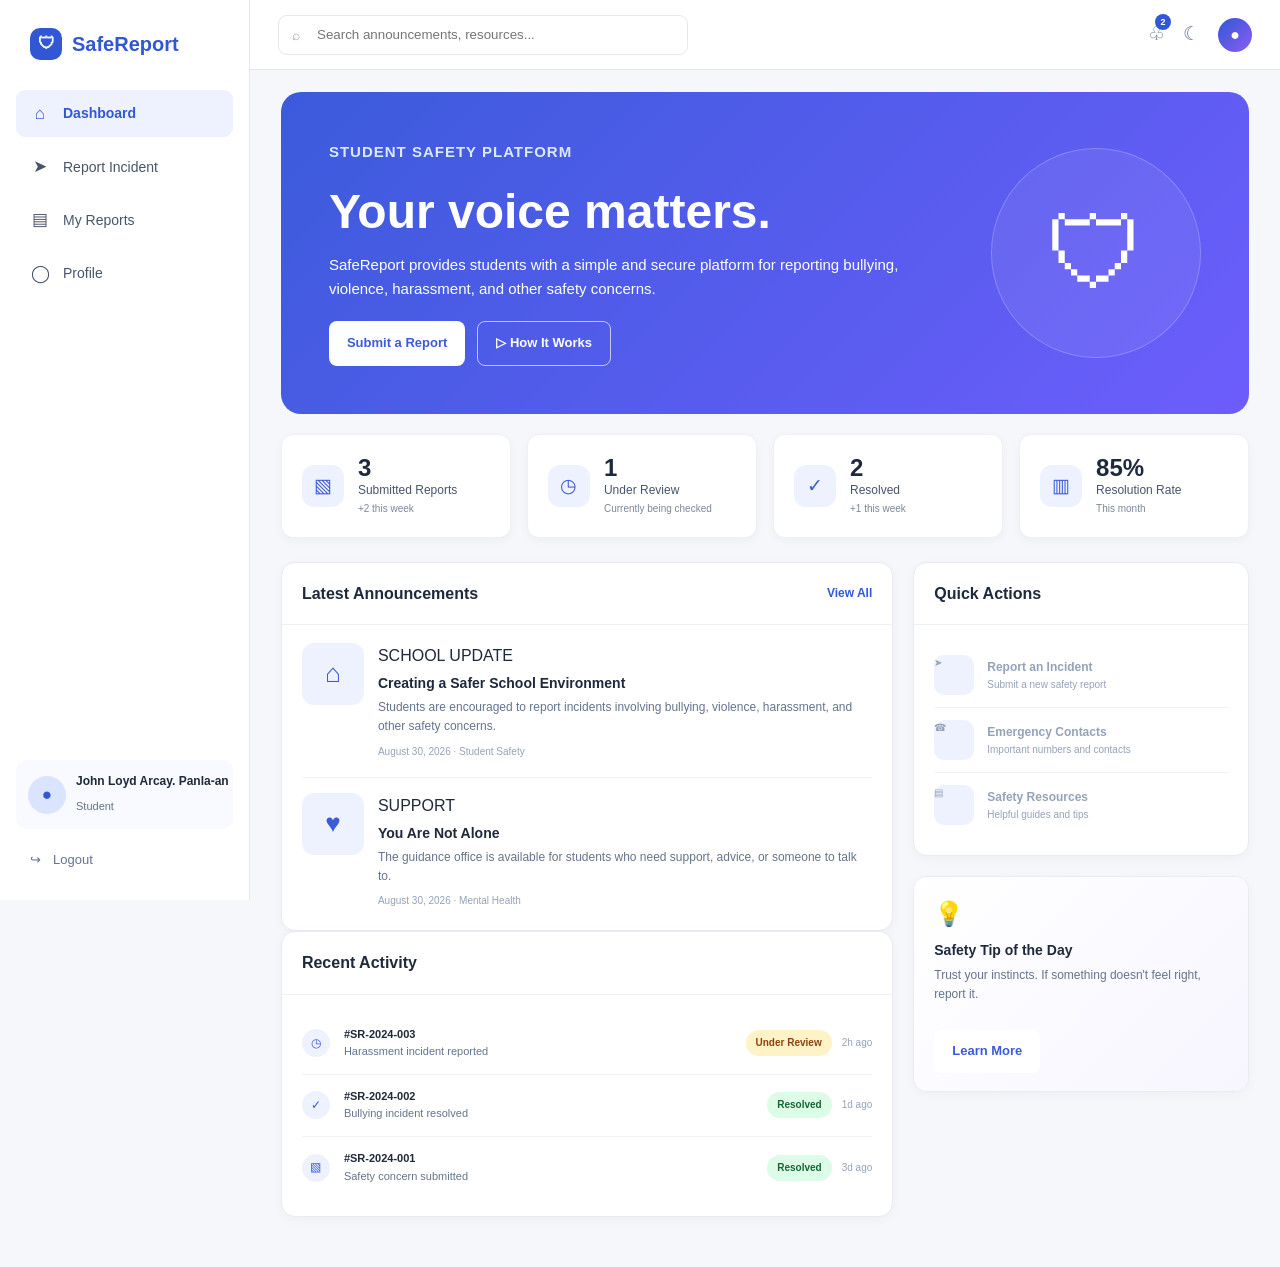
<file: index.html>
<!DOCTYPE html>
<html lang="en">
<head>
    <meta charset="UTF-8">
    <meta name="viewport" content="width=device-width, initial-scale=1.0">
    <title>SafeReport | Dashboard</title>
    <link rel="stylesheet" href="css/home.css">
</head>
<body>
<div class="app">
    <aside class="sidebar">
        <a class="sidebar-brand" href="index.html">
            <span class="shield">🛡</span> SafeReport
        </a>

        <nav>
            <a class="active" href="index.html"><span class="side-icon">⌂</span>Dashboard</a>
            <a href="report.html"><span class="side-icon">➤</span>Report Incident</a>
            <a href="myreports.html"><span class="side-icon">▤</span>My Reports</a>
            <a href="profile.html"><span class="side-icon">◯</span>Profile</a>
        </nav>

        <div class="sidebar-bottom">
            <div class="profile-mini">
                <div class="avatar">●</div>
                <div>
                    <strong>John Loyd Arcay. Panla-an</strong>
                    <small>Student</small>
                </div>
            </div>
            <a class="logout" href="login.html"><span>↪</span> Logout</a>
        </div>
    </aside>

    <main>
        <header class="header">
            <div class="search-box">
                <span>⌕</span>
                <input type="search" placeholder="Search announcements, resources...">
            </div>
            <div class="header-actions">
                <span class="header-action">♧<span class="notification-dot">2</span></span>
                <span class="header-action">☾</span>
                <span class="header-avatar">●</span>
            </div>
        </header>

        <div class="content">
            <section class="hero">
                <div class="hero-text">
                    <p class="small-title">STUDENT SAFETY PLATFORM</p>
                    <h1>Your voice matters.</h1>
                    <p>SafeReport provides students with a simple and secure platform for reporting bullying, violence, harassment, and other safety concerns.</p>
                    <div class="hero-buttons">
                        <a class="primary-button" href="report.html">Submit a Report</a>
                        <a class="secondary-button" href="#how-it-works">▷ How It Works</a>
                    </div>
                </div>
                <div class="hero-icon">🛡</div>
            </section>

            <section class="stats">
                <div class="stat-box">
                    <div class="stat-icon">▧</div>
                    <div><h2>3</h2><p>Submitted Reports</p><small class="positive">+2 this week</small></div>
                </div>
                <div class="stat-box">
                    <div class="stat-icon">◷</div>
                    <div><h2>1</h2><p>Under Review</p><small>Currently being checked</small></div>
                </div>
                <div class="stat-box">
                    <div class="stat-icon">✓</div>
                    <div><h2>2</h2><p>Resolved</p><small class="positive">+1 this week</small></div>
                </div>
                <div class="stat-box">
                    <div class="stat-icon">▥</div>
                    <div><h2>85%</h2><p>Resolution Rate</p><small>This month</small></div>
                </div>
            </section>

            <div class="dashboard-grid">
                <div>
                    <section class="panel section">
                        <div class="panel-heading">
                            <h2>Latest Announcements</h2>
                            <a href="#">View All</a>
                        </div>
                        <div class="panel-body">
                            <article class="announcement">
                                <div class="announcement-icon">⌂</div>
                                <div>
                                    <span class="tag">SCHOOL UPDATE</span>
                                    <h3>Creating a Safer School Environment</h3>
                                    <p>Students are encouraged to report incidents involving bullying, violence, harassment, and other safety concerns.</p>
                                    <small>August 30, 2026 · Student Safety</small>
                                </div>
                            </article>
                            <article class="announcement">
                                <div class="announcement-icon">♥</div>
                                <div>
                                    <span class="tag">SUPPORT</span>
                                    <h3>You Are Not Alone</h3>
                                    <p>The guidance office is available for students who need support, advice, or someone to talk to.</p>
                                    <small>August 30, 2026 · Mental Health</small>
                                </div>
                            </article>
                        </div>
                    </section>

                    <section class="panel section">
                        <div class="panel-heading"><h2>Recent Activity</h2></div>
                        <div class="panel-body activity-list">
                            <article class="activity">
                                <div class="activity-icon">◷</div>
                                <div><strong>#SR-2024-003</strong><p>Harassment incident reported</p></div>
                                <span class="status reviewing">Under Review</span>
                                <time>2h ago</time>
                            </article>
                            <article class="activity">
                                <div class="activity-icon">✓</div>
                                <div><strong>#SR-2024-002</strong><p>Bullying incident resolved</p></div>
                                <span class="status resolved">Resolved</span>
                                <time>1d ago</time>
                            </article>
                            <article class="activity">
                                <div class="activity-icon">▧</div>
                                <div><strong>#SR-2024-001</strong><p>Safety concern submitted</p></div>
                                <span class="status resolved">Resolved</span>
                                <time>3d ago</time>
                            </article>
                        </div>
                    </section>
                </div>

                <div>
                    <section class="panel section">
                        <div class="panel-heading"><h2>Quick Actions</h2></div>
                        <div class="panel-body">
                            <a class="quick-action" href="report.html">
                                <span class="quick-icon">➤</span>
                                <span><strong>Report an Incident</strong><span>Submit a new safety report</span></span>
                            </a>
                            <a class="quick-action" href="#">
                                <span class="quick-icon">☎</span>
                                <span><strong>Emergency Contacts</strong><span>Important numbers and contacts</span></span>
                            </a>
                            <a class="quick-action" href="#">
                                <span class="quick-icon">▤</span>
                                <span><strong>Safety Resources</strong><span>Helpful guides and tips</span></span>
                            </a>
                        </div>
                    </section>

                    <section class="panel tip">
                        <div class="panel-body">
                            <span class="tip-icon">💡</span>
                            <h3>Safety Tip of the Day</h3>
                            <p>Trust your instincts. If something doesn't feel right, report it.</p>
                            <br>
                            <a class="primary-button blue-button" href="#">Learn More</a>
                        </div>
                    </section>
                </div>
            </div>
        </div>
    </main>
</div>
</body>
</html>
</file>
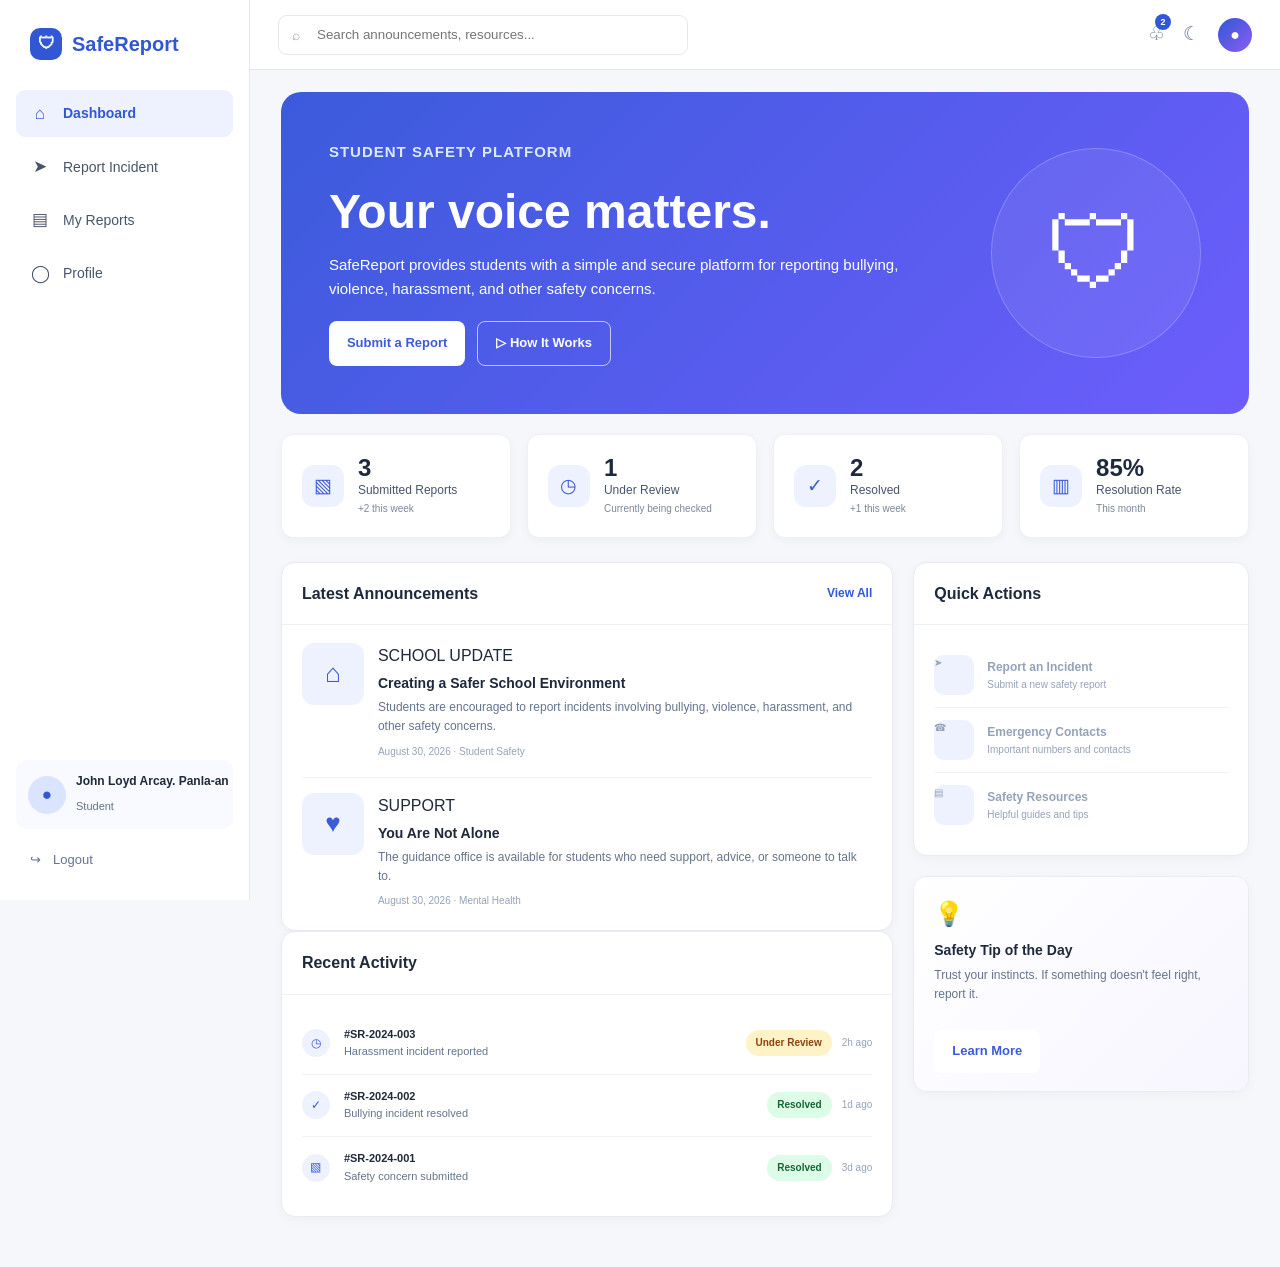
<file: html/index.html>
<!DOCTYPE html>
<html lang="en">
<head>
    <meta charset="UTF-8">
    <meta name="viewport" content="width=device-width, initial-scale=1.0">
    <title>SafeReport | Dashboard</title>
    <link rel="stylesheet" href="../css/home.css">
</head>
<body>
<div class="app">
    <aside class="sidebar">
        <a class="sidebar-brand" href="home.html">
            <span class="shield">🛡</span> SafeReport
        </a>

        <nav>
            <a class="active" href="home.html"><span class="side-icon">⌂</span>Dashboard</a>
            <a href="report.html"><span class="side-icon">➤</span>Report Incident</a>
            <a href="myreports.html"><span class="side-icon">▤</span>My Reports</a>
            <a href="profile.html"><span class="side-icon">◯</span>Profile</a>
        </nav>

        <div class="sidebar-bottom">
            <div class="profile-mini">
                <div class="avatar">●</div>
                <div>
                    <strong>John Loyd Arcay. Panla-an</strong>
                    <small>Student</small>
                </div>
            </div>
            <a class="logout" href="index.html"><span>↪</span> Logout</a>
        </div>
    </aside>

    <main>
        <header class="header">
            <div class="search-box">
                <span>⌕</span>
                <input type="search" placeholder="Search announcements, resources...">
            </div>
            <div class="header-actions">
                <span class="header-action">♧<span class="notification-dot">2</span></span>
                <span class="header-action">☾</span>
                <span class="header-avatar">●</span>
            </div>
        </header>

        <div class="content">
            <section class="hero">
                <div class="hero-text">
                    <p class="small-title">STUDENT SAFETY PLATFORM</p>
                    <h1>Your voice matters.</h1>
                    <p>SafeReport provides students with a simple and secure platform for reporting bullying, violence, harassment, and other safety concerns.</p>
                    <div class="hero-buttons">
                        <a class="primary-button" href="report.html">Submit a Report</a>
                        <a class="secondary-button" href="#how-it-works">▷ How It Works</a>
                    </div>
                </div>
                <div class="hero-icon">🛡</div>
            </section>

            <section class="stats">
                <div class="stat-box">
                    <div class="stat-icon">▧</div>
                    <div><h2>3</h2><p>Submitted Reports</p><small class="positive">+2 this week</small></div>
                </div>
                <div class="stat-box">
                    <div class="stat-icon">◷</div>
                    <div><h2>1</h2><p>Under Review</p><small>Currently being checked</small></div>
                </div>
                <div class="stat-box">
                    <div class="stat-icon">✓</div>
                    <div><h2>2</h2><p>Resolved</p><small class="positive">+1 this week</small></div>
                </div>
                <div class="stat-box">
                    <div class="stat-icon">▥</div>
                    <div><h2>85%</h2><p>Resolution Rate</p><small>This month</small></div>
                </div>
            </section>

            <div class="dashboard-grid">
                <div>
                    <section class="panel section">
                        <div class="panel-heading">
                            <h2>Latest Announcements</h2>
                            <a href="#">View All</a>
                        </div>
                        <div class="panel-body">
                            <article class="announcement">
                                <div class="announcement-icon">⌂</div>
                                <div>
                                    <span class="tag">SCHOOL UPDATE</span>
                                    <h3>Creating a Safer School Environment</h3>
                                    <p>Students are encouraged to report incidents involving bullying, violence, harassment, and other safety concerns.</p>
                                    <small>August 30, 2026 · Student Safety</small>
                                </div>
                            </article>
                            <article class="announcement">
                                <div class="announcement-icon">♥</div>
                                <div>
                                    <span class="tag">SUPPORT</span>
                                    <h3>You Are Not Alone</h3>
                                    <p>The guidance office is available for students who need support, advice, or someone to talk to.</p>
                                    <small>August 30, 2026 · Mental Health</small>
                                </div>
                            </article>
                        </div>
                    </section>

                    <section class="panel section">
                        <div class="panel-heading"><h2>Recent Activity</h2></div>
                        <div class="panel-body activity-list">
                            <article class="activity">
                                <div class="activity-icon">◷</div>
                                <div><strong>#SR-2024-003</strong><p>Harassment incident reported</p></div>
                                <span class="status reviewing">Under Review</span>
                                <time>2h ago</time>
                            </article>
                            <article class="activity">
                                <div class="activity-icon">✓</div>
                                <div><strong>#SR-2024-002</strong><p>Bullying incident resolved</p></div>
                                <span class="status resolved">Resolved</span>
                                <time>1d ago</time>
                            </article>
                            <article class="activity">
                                <div class="activity-icon">▧</div>
                                <div><strong>#SR-2024-001</strong><p>Safety concern submitted</p></div>
                                <span class="status resolved">Resolved</span>
                                <time>3d ago</time>
                            </article>
                        </div>
                    </section>
                </div>

                <div>
                    <section class="panel section">
                        <div class="panel-heading"><h2>Quick Actions</h2></div>
                        <div class="panel-body">
                            <a class="quick-action" href="report.html">
                                <span class="quick-icon">➤</span>
                                <span><strong>Report an Incident</strong><span>Submit a new safety report</span></span>
                            </a>
                            <a class="quick-action" href="#">
                                <span class="quick-icon">☎</span>
                                <span><strong>Emergency Contacts</strong><span>Important numbers and contacts</span></span>
                            </a>
                            <a class="quick-action" href="#">
                                <span class="quick-icon">▤</span>
                                <span><strong>Safety Resources</strong><span>Helpful guides and tips</span></span>
                            </a>
                        </div>
                    </section>

                    <section class="panel tip">
                        <div class="panel-body">
                            <span class="tip-icon">💡</span>
                            <h3>Safety Tip of the Day</h3>
                            <p>Trust your instincts. If something doesn't feel right, report it.</p>
                            <br>
                            <a class="primary-button blue-button" href="#">Learn More</a>
                        </div>
                    </section>
                </div>
            </div>
        </div>
    </main>
</div>
</body>
</html>
</file>
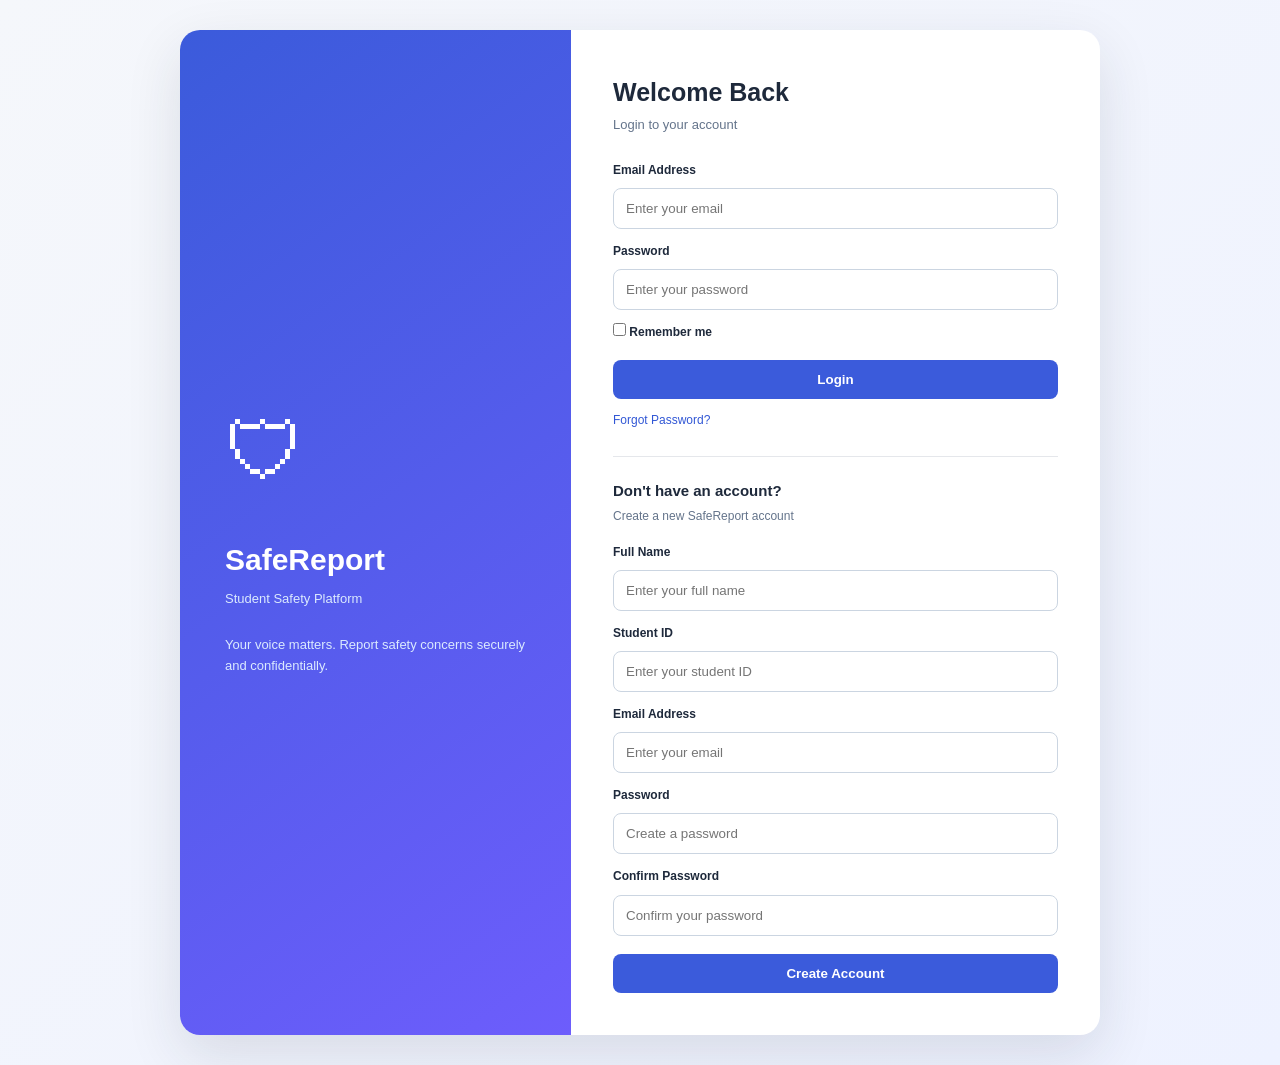
<file: login.html>
<!DOCTYPE html>
<html lang="en">
<head>
    <meta charset="UTF-8">
    <meta name="viewport" content="width=device-width, initial-scale=1.0">
    <title>SafeReport | Login</title>
    <link rel="stylesheet" href="css/login.css">
</head>
<body>
<div class="login-page">
    <div class="login-shell">
        <section class="login-brand">
            <div class="login-brand-icon">🛡</div>
            <h1>SafeReport</h1>
            <p>Student Safety Platform</p>
            <br>
            <p>Your voice matters. Report safety concerns securely and confidentially.</p>
        </section>

        <section class="login-content">
            <h2>Welcome Back</h2>
            <p>Login to your account</p>

            <form class="login-form">
                <label for="email">Email Address</label>
                <input type="email" id="email" name="email" placeholder="Enter your email">

                <label for="password">Password</label>
                <input type="password" id="password" name="password" placeholder="Enter your password">

                <label class="checkbox">
                    <input type="checkbox" name="remember">
                    Remember me
                </label>

                <button type="submit">Login</button>
            </form>

            <a class="login-link" href="#">Forgot Password?</a>

            <div class="signup-box">
                <h3>Don't have an account?</h3>
                <p>Create a new SafeReport account</p>
                <form class="login-form" style="margin-top:12px;">
                    <label for="name">Full Name</label>
                    <input type="text" id="name" placeholder="Enter your full name">

                    <label for="student-id">Student ID</label>
                    <input type="text" id="student-id" placeholder="Enter your student ID">

                    <label for="create-email">Email Address</label>
                    <input type="email" id="create-email" placeholder="Enter your email">

                    <label for="create-password">Password</label>
                    <input type="password" id="create-password" placeholder="Create a password">

                    <label for="confirm-password">Confirm Password</label>
                    <input type="password" id="confirm-password" placeholder="Confirm your password">

                    <button type="submit">Create Account</button>
                </form>
            </div>
        </section>
    </div>
</div>
</body>
</html>
</file>
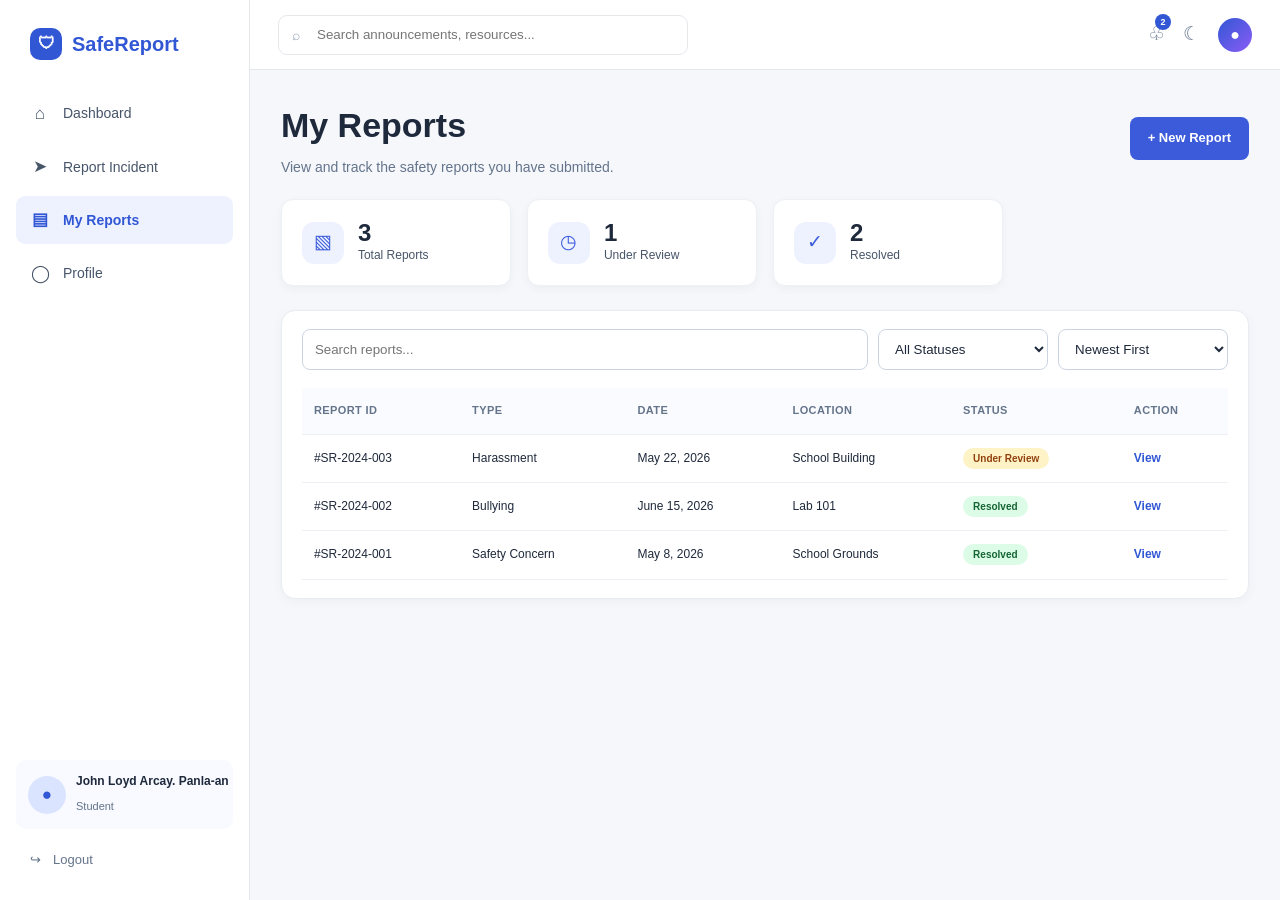
<file: myreports.html>
<!DOCTYPE html>
<html lang="en">
<head>
    <meta charset="UTF-8">
    <meta name="viewport" content="width=device-width, initial-scale=1.0">
    <title>SafeReport | My Reports</title>
    <link rel="stylesheet" href="css/myreports.css">
</head>
<body>
<div class="app">
    <aside class="sidebar">
        <a class="sidebar-brand" href="index.html"><span class="shield">🛡</span> SafeReport</a>
        <nav>
            <a href="index.html"><span class="side-icon">⌂</span>Dashboard</a>
            <a href="report.html"><span class="side-icon">➤</span>Report Incident</a>
            <a class="active" href="myreports.html"><span class="side-icon">▤</span>My Reports</a>
            <a href="profile.html"><span class="side-icon">◯</span>Profile</a>
        </nav>
        <div class="sidebar-bottom">
            <div class="profile-mini"><div class="avatar">●</div><div><strong>John Loyd Arcay. Panla-an</strong><small>Student</small></div></div>
            <a class="logout" href="index.html"><span>↪</span> Logout</a>
        </div>
    </aside>

    <main>
        <header class="header">
            <div class="search-box"><span>⌕</span><input type="search" placeholder="Search announcements, resources..."></div>
            <div class="header-actions"><span class="header-action">♧<span class="notification-dot">2</span></span><span class="header-action">☾</span><span class="header-avatar">●</span></div>
        </header>

        <div class="content">
            <section class="page-title page-actions">
                <div><h1>My Reports</h1><p>View and track the safety reports you have submitted.</p></div>
                <a class="primary-button blue-button" href="report.html">+ New Report</a>
            </section>

            <section class="stats">
                <div class="stat-box"><div class="stat-icon">▧</div><div><h2>3</h2><p>Total Reports</p></div></div>
                <div class="stat-box"><div class="stat-icon">◷</div><div><h2>1</h2><p>Under Review</p></div></div>
                <div class="stat-box"><div class="stat-icon">✓</div><div><h2>2</h2><p>Resolved</p></div></div>
            </section>

            <section class="panel section">
                <div class="panel-body">
                    <div class="filters">
                        <input type="search" placeholder="Search reports...">
                        <select><option>All Statuses</option><option>Under Review</option><option>Resolved</option></select>
                        <select><option>Newest First</option><option>Oldest First</option></select>
                    </div>

                    <div class="table-wrap">
                        <table>
                            <thead><tr><th>Report ID</th><th>Type</th><th>Date</th><th>Location</th><th>Status</th><th>Action</th></tr></thead>
                            <tbody>
                                <tr><td>#SR-2024-003</td><td>Harassment</td><td>May 22, 2026</td><td>School Building</td><td><span class="status reviewing">Under Review</span></td><td><a href="#">View</a></td></tr>
                                <tr><td>#SR-2024-002</td><td>Bullying</td><td>June 15, 2026</td><td>Lab 101</td><td><span class="status resolved">Resolved</span></td><td><a href="#">View</a></td></tr>
                                <tr><td>#SR-2024-001</td><td>Safety Concern</td><td>May 8, 2026</td><td>School Grounds</td><td><span class="status resolved">Resolved</span></td><td><a href="#">View</a></td></tr>
                            </tbody>
                        </table>
                    </div>
                </div>
            </section>
        </div>
    </main>
</div>
</body>
</html>
</file>
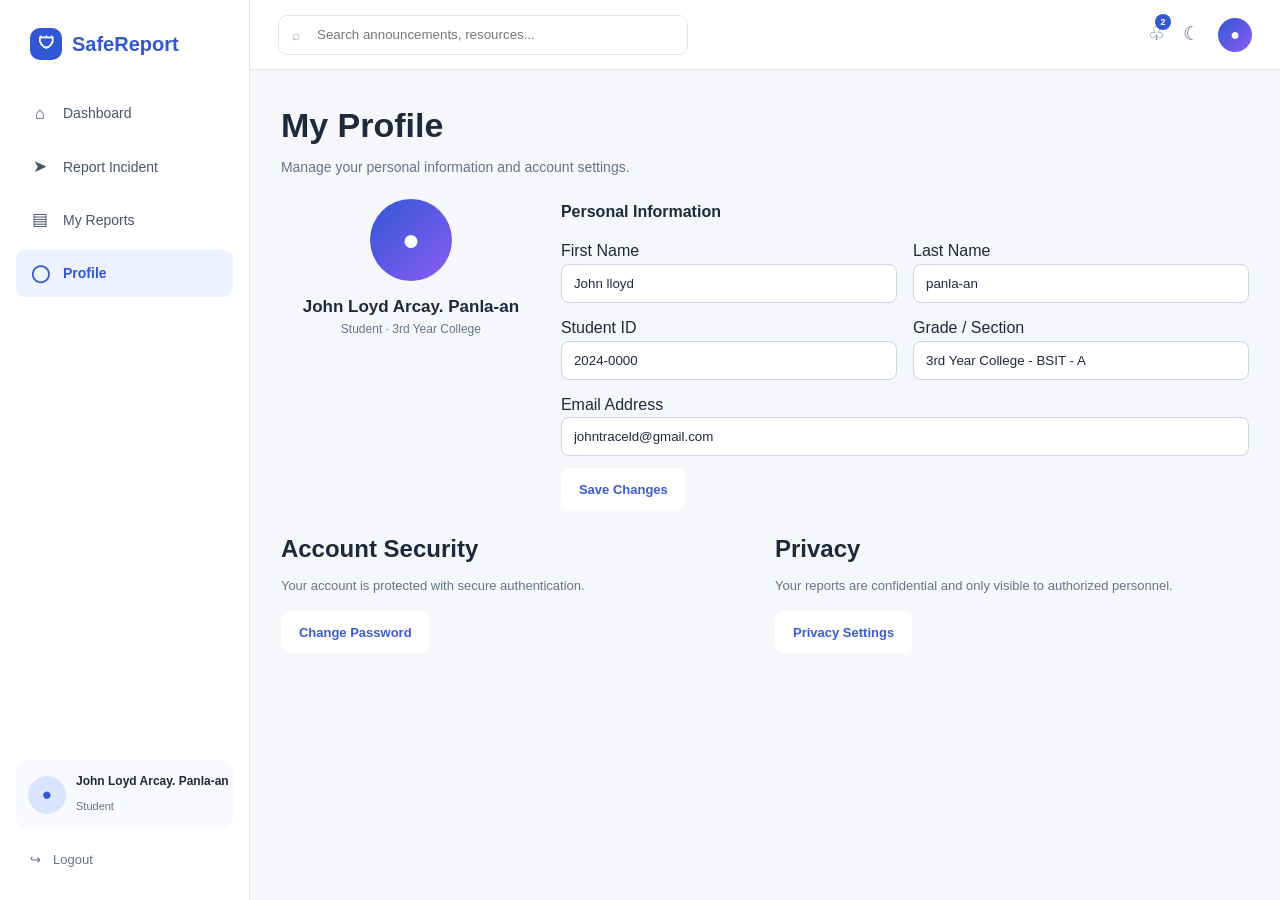
<file: profile.html>
<!DOCTYPE html>
<html lang="en">
<head>
    <meta charset="UTF-8">
    <meta name="viewport" content="width=device-width, initial-scale=1.0">
    <title>SafeReport | Profile</title>
    <link rel="stylesheet" href="css/profile.css">
</head>
<body>
<div class="app">
    <aside class="sidebar">
        <a class="sidebar-brand" href="index.html"><span class="shield">🛡</span> SafeReport</a>
        <nav>
            <a href="index.html"><span class="side-icon">⌂</span>Dashboard</a>
            <a href="report.html"><span class="side-icon">➤</span>Report Incident</a>
            <a href="myreports.html"><span class="side-icon">▤</span>My Reports</a>
            <a class="active" href="profile.html"><span class="side-icon">◯</span>Profile</a>
        </nav>
        <div class="sidebar-bottom">
            <div class="profile-mini"><div class="avatar">●</div><div><strong>John Loyd Arcay. Panla-an</strong><small>Student</small></div></div>
            <a class="logout" href="login.html"><span>↪</span> Logout</a>
        </div>
    </aside>

    <main>
        <header class="header">
            <div class="search-box"><span>⌕</span><input type="search" placeholder="Search announcements, resources..."></div>
            <div class="header-actions"><span class="header-action">♧<span class="notification-dot">2</span></span><span class="header-action">☾</span><span class="header-avatar">●</span></div>
        </header>

        <div class="content">
            <section class="page-title"><h1>My Profile</h1><p>Manage your personal information and account settings.</p></section>

            <section class="profile-layout section">
                <div class="card profile-card">
                    <div class="profile-big-avatar">●</div>
                    <h2>John Loyd Arcay. Panla-an</h2>
                    <p>Student · 3rd Year College</p>
                </div>

                <div class="card">
                    <form class="profile-form">
                        <h2>Personal Information</h2>
                        <label>First Name<input type="text" value="John lloyd"></label>
                        <label>Last Name<input type="text" value="panla-an"></label>
                        <label>Student ID<input type="text" value="2024-0000" readonly></label>
                        <label>Grade / Section<input type="text" value="3rd Year College - BSIT - A"></label>
                        <label class="full">Email Address<input type="email" value="johntraceld@gmail.com"></label>
                        <button class="primary-button blue-button" type="submit">Save Changes</button>
                    </form>
                </div>
            </section>

            <section class="security-grid section">
                <div class="card">
                    <h2>Account Security</h2>
                    <p style="color:#64748b;font-size:13px;margin:7px 0 15px;">Your account is protected with secure authentication.</p>
                    <button class="primary-button blue-button" type="button">Change Password</button>
                </div>
                <div class="card">
                    <h2>Privacy</h2>
                    <p style="color:#64748b;font-size:13px;margin:7px 0 15px;">Your reports are confidential and only visible to authorized personnel.</p>
                    <button class="primary-button blue-button" type="button">Privacy Settings</button>
                </div>
            </section>
        </div>
    </main>
</div>
</body>
</html>
</file>
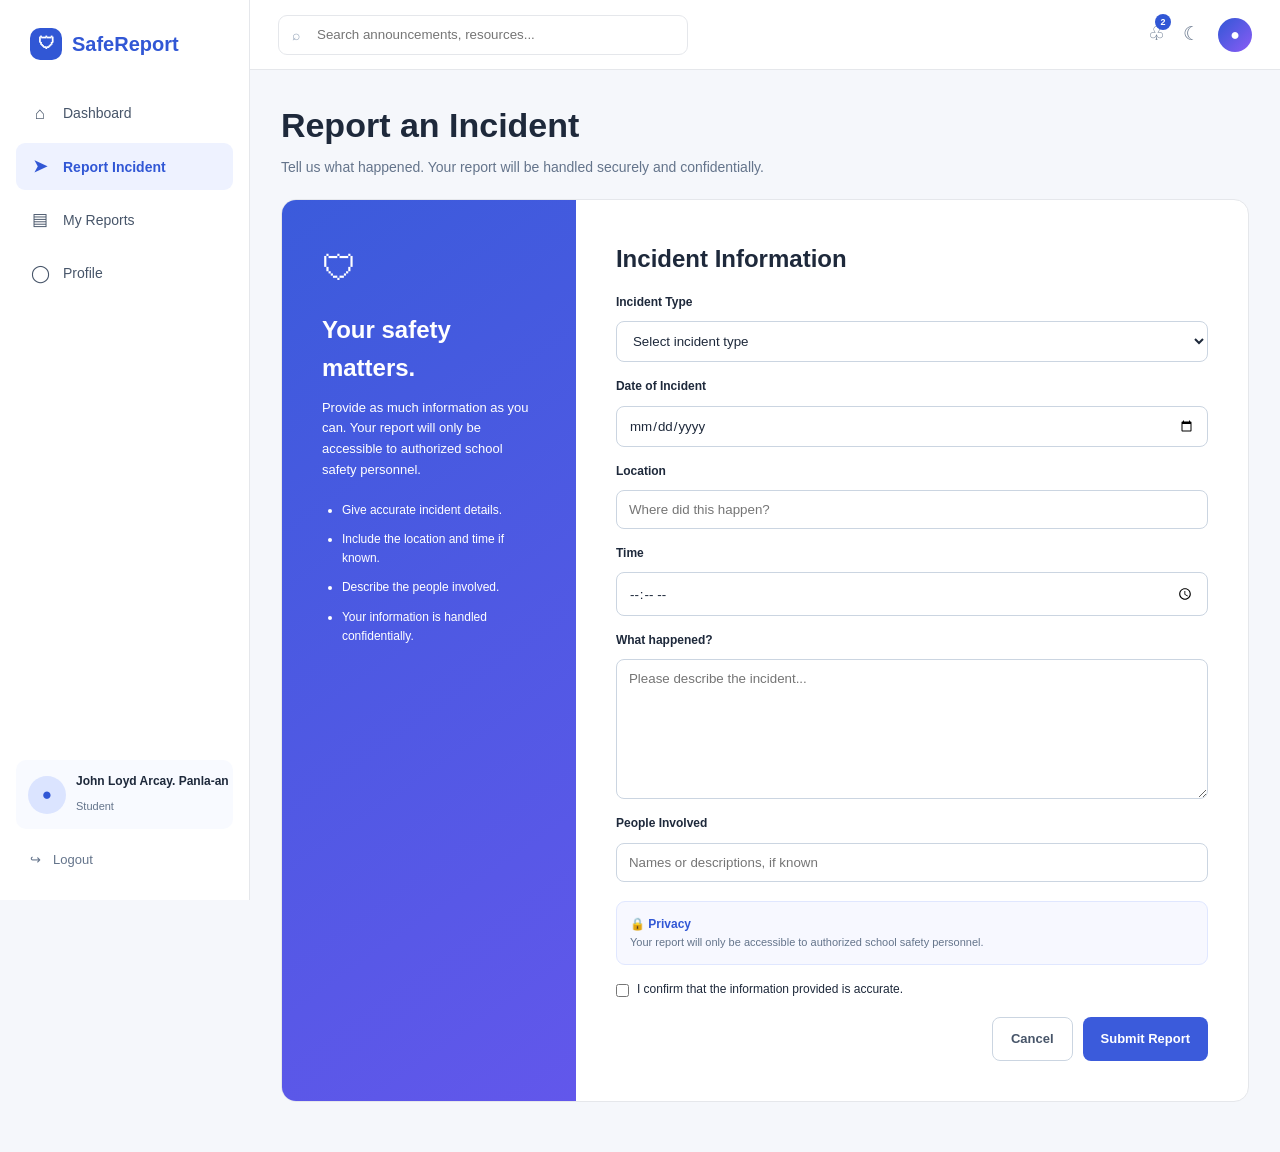
<file: report.html>
<!DOCTYPE html>
<html lang="en">
<head>
    <meta charset="UTF-8">
    <meta name="viewport" content="width=device-width, initial-scale=1.0">
    <title>SafeReport | Report Incident</title>
    <link rel="stylesheet" href="css/report.css">
</head>
<body>
<div class="app">
    <aside class="sidebar">
        <a class="sidebar-brand" href="index.html"><span class="shield">🛡</span> SafeReport</a>
        <nav>
            <a href="index.html"><span class="side-icon">⌂</span>Dashboard</a>
            <a class="active" href="report.html"><span class="side-icon">➤</span>Report Incident</a>
            <a href="myreports.html"><span class="side-icon">▤</span>My Reports</a>
            <a href="profile.html"><span class="side-icon">◯</span>Profile</a>
        </nav>
        <div class="sidebar-bottom">
            <div class="profile-mini"><div class="avatar">●</div><div><strong>John Loyd Arcay. Panla-an</strong><small>Student</small></div></div>
            <a class="logout" href="login.html"><span>↪</span> Logout</a>
        </div>
    </aside>

    <main>
        <header class="header">
            <div class="search-box"><span>⌕</span><input type="search" placeholder="Search announcements, resources..."></div>
            <div class="header-actions"><span class="header-action">♧<span class="notification-dot">2</span></span><span class="header-action">☾</span><span class="header-avatar">●</span></div>
        </header>

        <div class="content">
            <section class="page-title"><h1>Report an Incident</h1><p>Tell us what happened. Your report will be handled securely and confidentially.</p></section>

            <section class="report-layout section">
                <div class="report-info">
                    <div class="report-info-icon">🛡</div>
                    <h2>Your safety matters.</h2>
                    <p>Provide as much information as you can. Your report will only be accessible to authorized school safety personnel.</p>
                    <ul>
                        <li>Give accurate incident details.</li>
                        <li>Include the location and time if known.</li>
                        <li>Describe the people involved.</li>
                        <li>Your information is handled confidentially.</li>
                    </ul>
                </div>

                <form class="report-form">
                    <h2>Incident Information</h2>

                    <label for="incident-type">Incident Type</label>
                    <select id="incident-type" name="incident-type">
                        <option>Select incident type</option>
                        <option>Bullying</option>
                        <option>Harassment</option>
                        <option>Violence</option>
                        <option>Threat</option>
                        <option>Safety Concern</option>
                        <option>Other</option>
                    </select>

                    <label for="incident-date">Date of Incident</label>
                    <input type="date" id="incident-date" name="incident-date">

                    <label for="location">Location</label>
                    <input type="text" id="location" name="location" placeholder="Where did this happen?">

                    <label for="time">Time</label>
                    <input type="time" id="time" name="time">

                    <label for="description">What happened?</label>
                    <textarea id="description" name="description" placeholder="Please describe the incident..."></textarea>

                    <label for="people">People Involved</label>
                    <input type="text" id="people" name="people" placeholder="Names or descriptions, if known">

                    <div class="privacy-box">
                        <strong>🔒 Privacy</strong>
                        <p>Your report will only be accessible to authorized school safety personnel.</p>
                    </div>

                    <label class="checkbox">
                        <input type="checkbox" id="confirm" name="confirm">
                        I confirm that the information provided is accurate.
                    </label>

                    <div class="form-buttons">
                        <a class="secondary-button" style="color:#475569;border-color:#cbd5e1;" href="home.html">Cancel</a>
                        <button class="primary-button" type="submit">Submit Report</button>
                    </div>
                </form>
            </section>
        </div>
    </main>
</div>
</body>
</html>
</file>
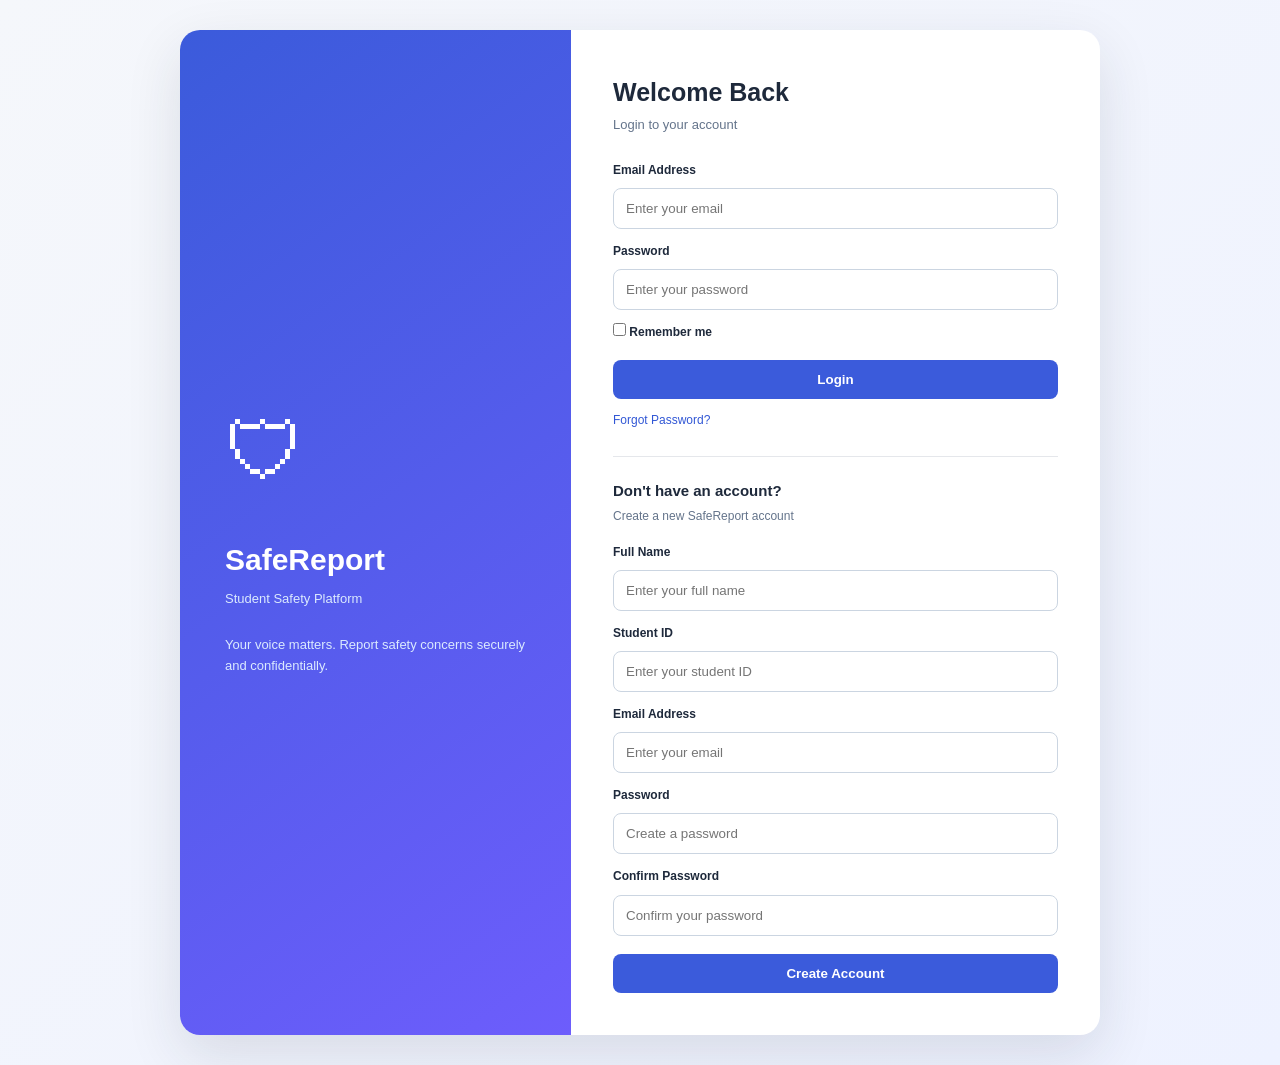
<file: html/login.html>
<!DOCTYPE html>
<html lang="en">
<head>
    <meta charset="UTF-8">
    <meta name="viewport" content="width=device-width, initial-scale=1.0">
    <title>SafeReport | Login</title>
    <link rel="stylesheet" href="../css/login.css">
</head>
<body>
<div class="login-page">
    <div class="login-shell">
        <section class="login-brand">
            <div class="login-brand-icon">🛡</div>
            <h1>SafeReport</h1>
            <p>Student Safety Platform</p>
            <br>
            <p>Your voice matters. Report safety concerns securely and confidentially.</p>
        </section>

        <section class="login-content">
            <h2>Welcome Back</h2>
            <p>Login to your account</p>

            <form class="login-form">
                <label for="email">Email Address</label>
                <input type="email" id="email" name="email" placeholder="Enter your email">

                <label for="password">Password</label>
                <input type="password" id="password" name="password" placeholder="Enter your password">

                <label class="checkbox">
                    <input type="checkbox" name="remember">
                    Remember me
                </label>

                <button type="submit">Login</button>
            </form>

            <a class="login-link" href="#">Forgot Password?</a>

            <div class="signup-box">
                <h3>Don't have an account?</h3>
                <p>Create a new SafeReport account</p>
                <form class="login-form" style="margin-top:12px;">
                    <label for="name">Full Name</label>
                    <input type="text" id="name" placeholder="Enter your full name">

                    <label for="student-id">Student ID</label>
                    <input type="text" id="student-id" placeholder="Enter your student ID">

                    <label for="create-email">Email Address</label>
                    <input type="email" id="create-email" placeholder="Enter your email">

                    <label for="create-password">Password</label>
                    <input type="password" id="create-password" placeholder="Create a password">

                    <label for="confirm-password">Confirm Password</label>
                    <input type="password" id="confirm-password" placeholder="Confirm your password">

                    <button type="submit">Create Account</button>
                </form>
            </div>
        </section>
    </div>
</div>
</body>
</html>
</file>
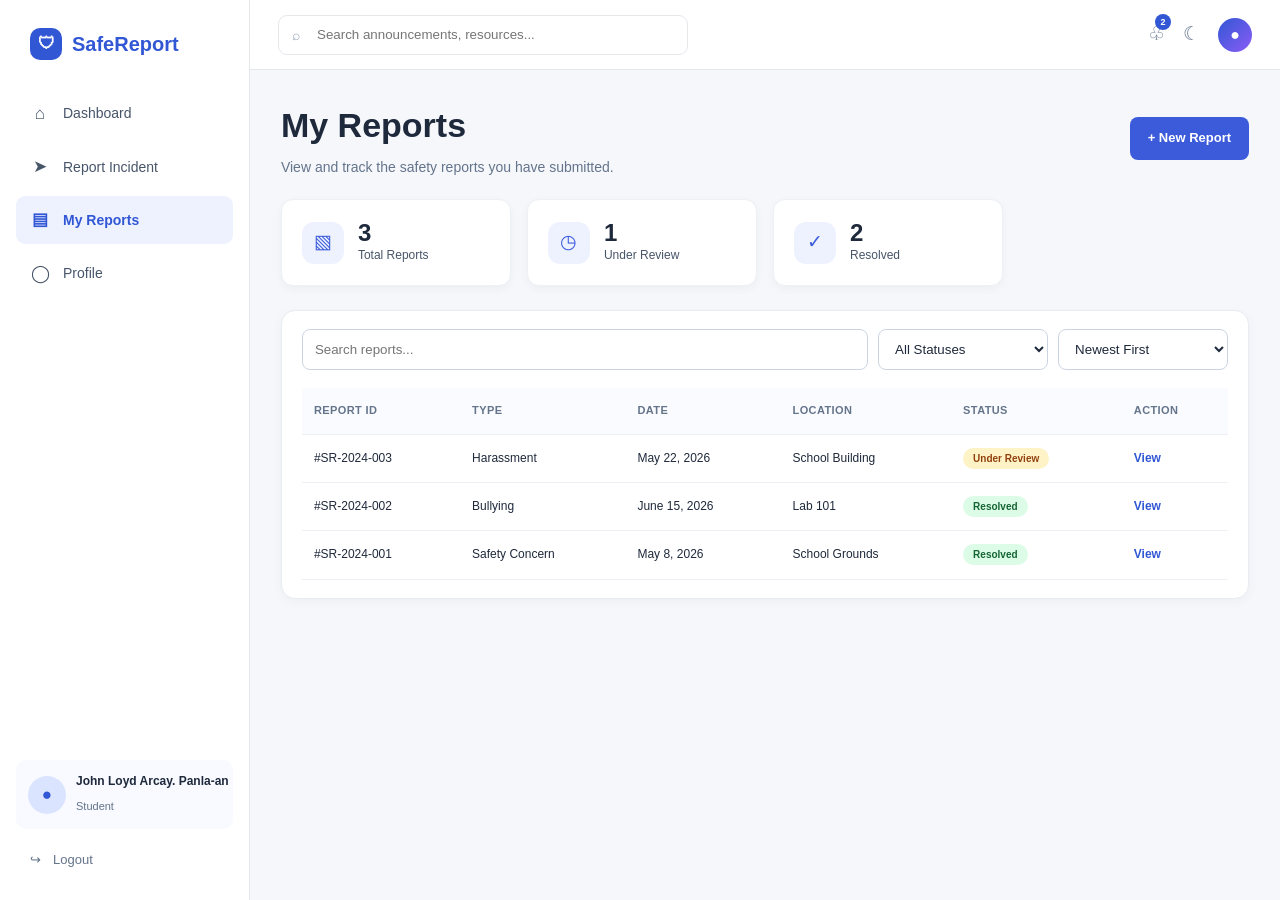
<file: html/myreports.html>
<!DOCTYPE html>
<html lang="en">
<head>
    <meta charset="UTF-8">
    <meta name="viewport" content="width=device-width, initial-scale=1.0">
    <title>SafeReport | My Reports</title>
    <link rel="stylesheet" href="../css/myreports.css">
</head>
<body>
<div class="app">
    <aside class="sidebar">
        <a class="sidebar-brand" href="home.html"><span class="shield">🛡</span> SafeReport</a>
        <nav>
            <a href="home.html"><span class="side-icon">⌂</span>Dashboard</a>
            <a href="report.html"><span class="side-icon">➤</span>Report Incident</a>
            <a class="active" href="myreports.html"><span class="side-icon">▤</span>My Reports</a>
            <a href="profile.html"><span class="side-icon">◯</span>Profile</a>
        </nav>
        <div class="sidebar-bottom">
            <div class="profile-mini"><div class="avatar">●</div><div><strong>John Loyd Arcay. Panla-an</strong><small>Student</small></div></div>
            <a class="logout" href="index.html"><span>↪</span> Logout</a>
        </div>
    </aside>

    <main>
        <header class="header">
            <div class="search-box"><span>⌕</span><input type="search" placeholder="Search announcements, resources..."></div>
            <div class="header-actions"><span class="header-action">♧<span class="notification-dot">2</span></span><span class="header-action">☾</span><span class="header-avatar">●</span></div>
        </header>

        <div class="content">
            <section class="page-title page-actions">
                <div><h1>My Reports</h1><p>View and track the safety reports you have submitted.</p></div>
                <a class="primary-button blue-button" href="report.html">+ New Report</a>
            </section>

            <section class="stats">
                <div class="stat-box"><div class="stat-icon">▧</div><div><h2>3</h2><p>Total Reports</p></div></div>
                <div class="stat-box"><div class="stat-icon">◷</div><div><h2>1</h2><p>Under Review</p></div></div>
                <div class="stat-box"><div class="stat-icon">✓</div><div><h2>2</h2><p>Resolved</p></div></div>
            </section>

            <section class="panel section">
                <div class="panel-body">
                    <div class="filters">
                        <input type="search" placeholder="Search reports...">
                        <select><option>All Statuses</option><option>Under Review</option><option>Resolved</option></select>
                        <select><option>Newest First</option><option>Oldest First</option></select>
                    </div>

                    <div class="table-wrap">
                        <table>
                            <thead><tr><th>Report ID</th><th>Type</th><th>Date</th><th>Location</th><th>Status</th><th>Action</th></tr></thead>
                            <tbody>
                                <tr><td>#SR-2024-003</td><td>Harassment</td><td>May 22, 2026</td><td>School Building</td><td><span class="status reviewing">Under Review</span></td><td><a href="#">View</a></td></tr>
                                <tr><td>#SR-2024-002</td><td>Bullying</td><td>June 15, 2026</td><td>Lab 101</td><td><span class="status resolved">Resolved</span></td><td><a href="#">View</a></td></tr>
                                <tr><td>#SR-2024-001</td><td>Safety Concern</td><td>May 8, 2026</td><td>School Grounds</td><td><span class="status resolved">Resolved</span></td><td><a href="#">View</a></td></tr>
                            </tbody>
                        </table>
                    </div>
                </div>
            </section>
        </div>
    </main>
</div>
</body>
</html>
</file>
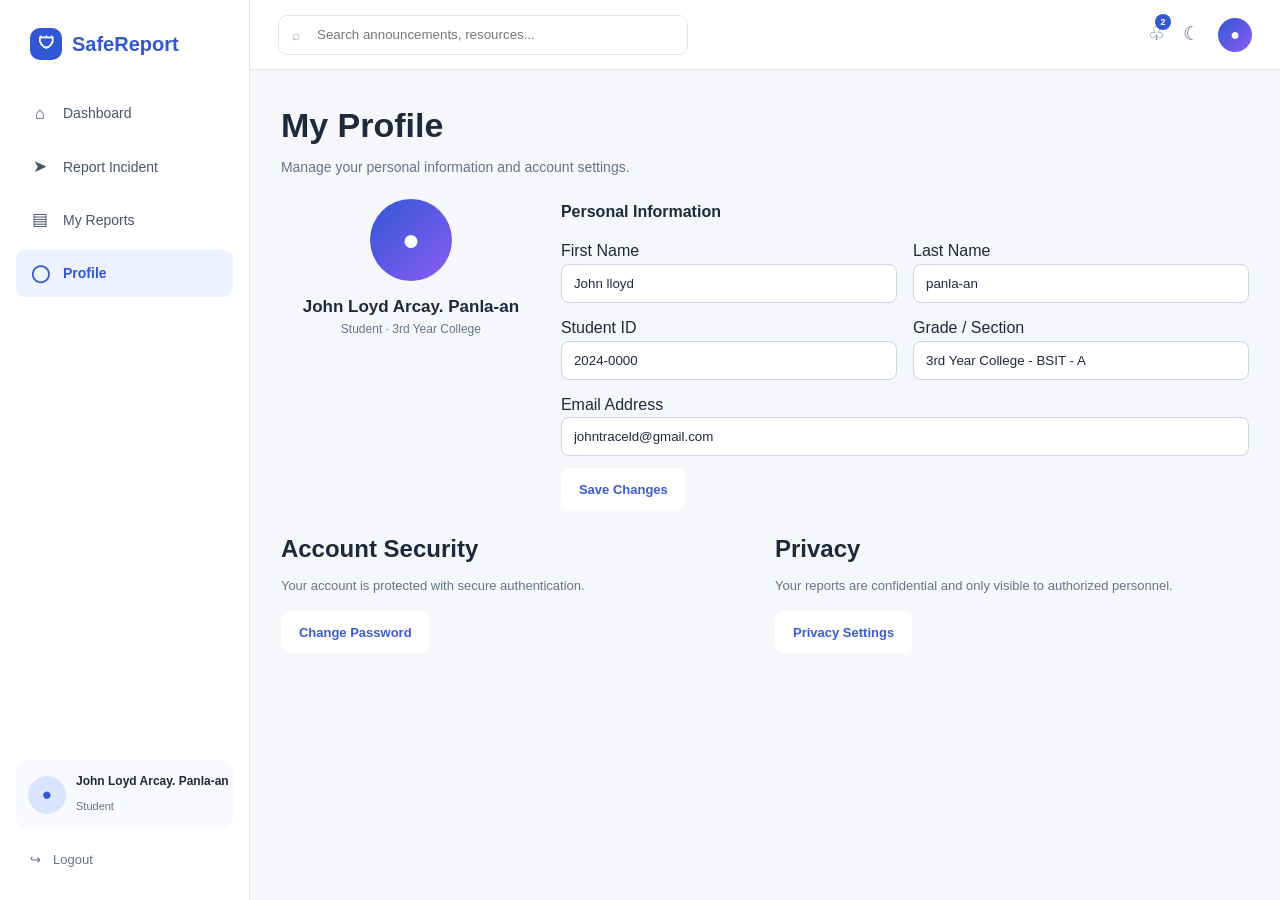
<file: html/profile.html>
<!DOCTYPE html>
<html lang="en">
<head>
    <meta charset="UTF-8">
    <meta name="viewport" content="width=device-width, initial-scale=1.0">
    <title>SafeReport | Profile</title>
    <link rel="stylesheet" href="../css/profile.css">
</head>
<body>
<div class="app">
    <aside class="sidebar">
        <a class="sidebar-brand" href="home.html"><span class="shield">🛡</span> SafeReport</a>
        <nav>
            <a href="home.html"><span class="side-icon">⌂</span>Dashboard</a>
            <a href="report.html"><span class="side-icon">➤</span>Report Incident</a>
            <a href="myreports.html"><span class="side-icon">▤</span>My Reports</a>
            <a class="active" href="profile.html"><span class="side-icon">◯</span>Profile</a>
        </nav>
        <div class="sidebar-bottom">
            <div class="profile-mini"><div class="avatar">●</div><div><strong>John Loyd Arcay. Panla-an</strong><small>Student</small></div></div>
            <a class="logout" href="index.html"><span>↪</span> Logout</a>
        </div>
    </aside>

    <main>
        <header class="header">
            <div class="search-box"><span>⌕</span><input type="search" placeholder="Search announcements, resources..."></div>
            <div class="header-actions"><span class="header-action">♧<span class="notification-dot">2</span></span><span class="header-action">☾</span><span class="header-avatar">●</span></div>
        </header>

        <div class="content">
            <section class="page-title"><h1>My Profile</h1><p>Manage your personal information and account settings.</p></section>

            <section class="profile-layout section">
                <div class="card profile-card">
                    <div class="profile-big-avatar">●</div>
                    <h2>John Loyd Arcay. Panla-an</h2>
                    <p>Student · 3rd Year College</p>
                </div>

                <div class="card">
                    <form class="profile-form">
                        <h2>Personal Information</h2>
                        <label>First Name<input type="text" value="John lloyd"></label>
                        <label>Last Name<input type="text" value="panla-an"></label>
                        <label>Student ID<input type="text" value="2024-0000" readonly></label>
                        <label>Grade / Section<input type="text" value="3rd Year College - BSIT - A"></label>
                        <label class="full">Email Address<input type="email" value="johntraceld@gmail.com"></label>
                        <button class="primary-button blue-button" type="submit">Save Changes</button>
                    </form>
                </div>
            </section>

            <section class="security-grid section">
                <div class="card">
                    <h2>Account Security</h2>
                    <p style="color:#64748b;font-size:13px;margin:7px 0 15px;">Your account is protected with secure authentication.</p>
                    <button class="primary-button blue-button" type="button">Change Password</button>
                </div>
                <div class="card">
                    <h2>Privacy</h2>
                    <p style="color:#64748b;font-size:13px;margin:7px 0 15px;">Your reports are confidential and only visible to authorized personnel.</p>
                    <button class="primary-button blue-button" type="button">Privacy Settings</button>
                </div>
            </section>
        </div>
    </main>
</div>
</body>
</html>
</file>
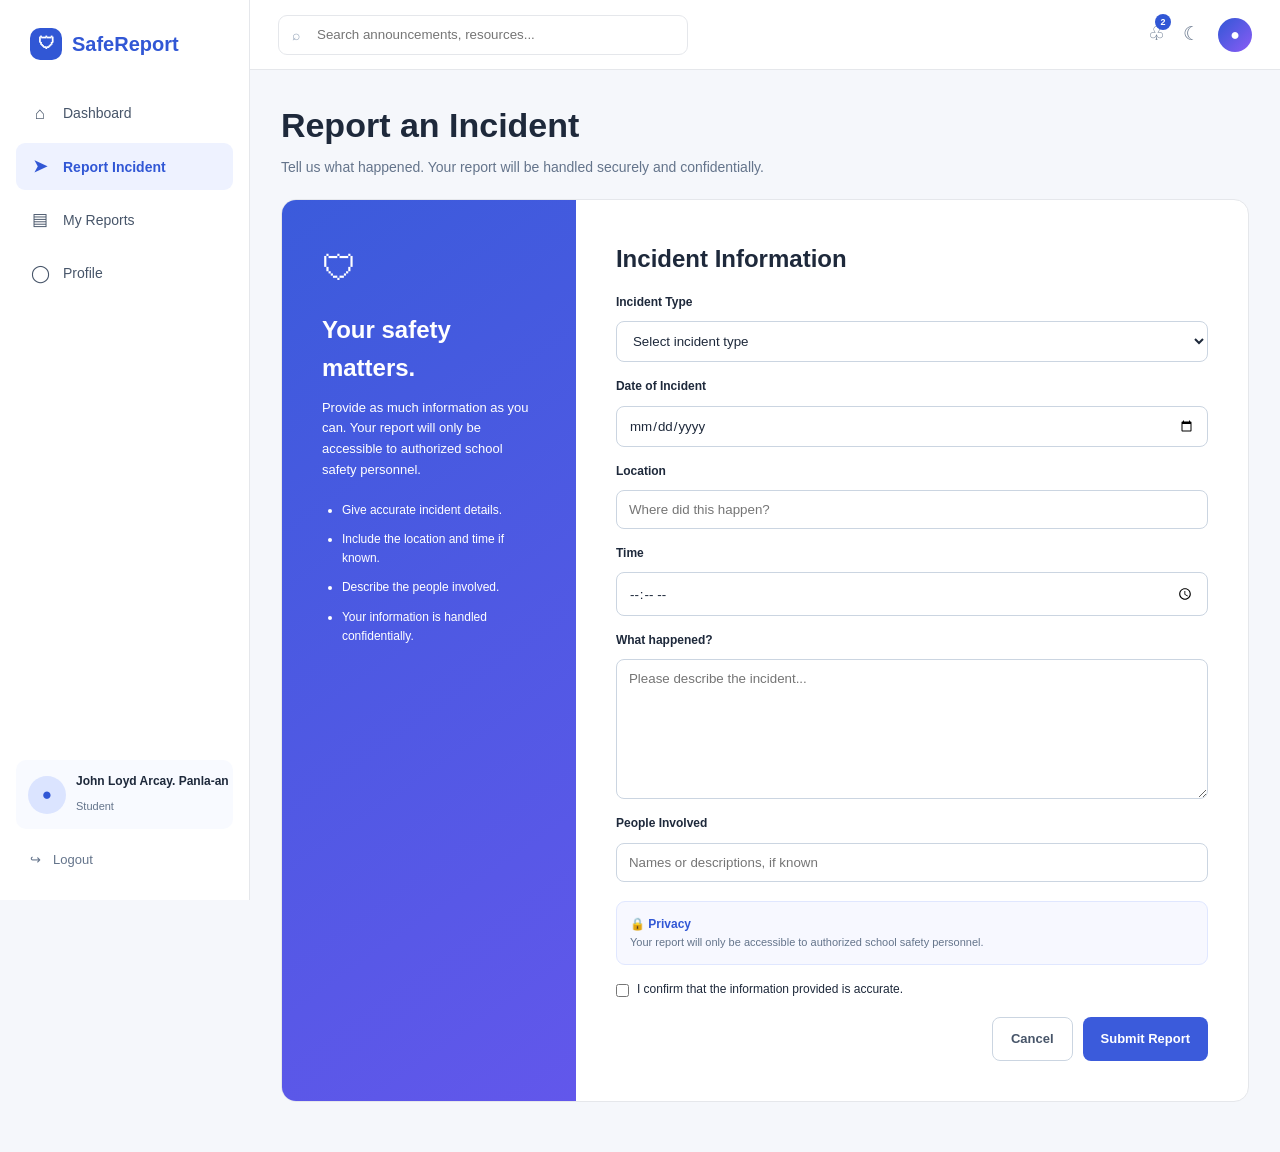
<file: html/report.html>
<!DOCTYPE html>
<html lang="en">
<head>
    <meta charset="UTF-8">
    <meta name="viewport" content="width=device-width, initial-scale=1.0">
    <title>SafeReport | Report Incident</title>
    <link rel="stylesheet" href="../css/report.css">
</head>
<body>
<div class="app">
    <aside class="sidebar">
        <a class="sidebar-brand" href="home.html"><span class="shield">🛡</span> SafeReport</a>
        <nav>
            <a href="home.html"><span class="side-icon">⌂</span>Dashboard</a>
            <a class="active" href="report.html"><span class="side-icon">➤</span>Report Incident</a>
            <a href="myreports.html"><span class="side-icon">▤</span>My Reports</a>
            <a href="profile.html"><span class="side-icon">◯</span>Profile</a>
        </nav>
        <div class="sidebar-bottom">
            <div class="profile-mini"><div class="avatar">●</div><div><strong>John Loyd Arcay. Panla-an</strong><small>Student</small></div></div>
            <a class="logout" href="index.html"><span>↪</span> Logout</a>
        </div>
    </aside>

    <main>
        <header class="header">
            <div class="search-box"><span>⌕</span><input type="search" placeholder="Search announcements, resources..."></div>
            <div class="header-actions"><span class="header-action">♧<span class="notification-dot">2</span></span><span class="header-action">☾</span><span class="header-avatar">●</span></div>
        </header>

        <div class="content">
            <section class="page-title"><h1>Report an Incident</h1><p>Tell us what happened. Your report will be handled securely and confidentially.</p></section>

            <section class="report-layout section">
                <div class="report-info">
                    <div class="report-info-icon">🛡</div>
                    <h2>Your safety matters.</h2>
                    <p>Provide as much information as you can. Your report will only be accessible to authorized school safety personnel.</p>
                    <ul>
                        <li>Give accurate incident details.</li>
                        <li>Include the location and time if known.</li>
                        <li>Describe the people involved.</li>
                        <li>Your information is handled confidentially.</li>
                    </ul>
                </div>

                <form class="report-form">
                    <h2>Incident Information</h2>

                    <label for="incident-type">Incident Type</label>
                    <select id="incident-type" name="incident-type">
                        <option>Select incident type</option>
                        <option>Bullying</option>
                        <option>Harassment</option>
                        <option>Violence</option>
                        <option>Threat</option>
                        <option>Safety Concern</option>
                        <option>Other</option>
                    </select>

                    <label for="incident-date">Date of Incident</label>
                    <input type="date" id="incident-date" name="incident-date">

                    <label for="location">Location</label>
                    <input type="text" id="location" name="location" placeholder="Where did this happen?">

                    <label for="time">Time</label>
                    <input type="time" id="time" name="time">

                    <label for="description">What happened?</label>
                    <textarea id="description" name="description" placeholder="Please describe the incident..."></textarea>

                    <label for="people">People Involved</label>
                    <input type="text" id="people" name="people" placeholder="Names or descriptions, if known">

                    <div class="privacy-box">
                        <strong>🔒 Privacy</strong>
                        <p>Your report will only be accessible to authorized school safety personnel.</p>
                    </div>

                    <label class="checkbox">
                        <input type="checkbox" id="confirm" name="confirm">
                        I confirm that the information provided is accurate.
                    </label>

                    <div class="form-buttons">
                        <a class="secondary-button" style="color:#475569;border-color:#cbd5e1;" href="home.html">Cancel</a>
                        <button class="primary-button" type="submit">Submit Report</button>
                    </div>
                </form>
            </section>
        </div>
    </main>
</div>
</body>
</html>
</file>
<file: css/home.css>
/* =========================
   RESET
========================= */

* {
    margin: 0;
    padding: 0;
    box-sizing: border-box;
}

html {
    scroll-behavior: smooth;
    scroll-padding-top: 90px;
}

body {  
    font-family: Arial, sans-serif;
    background-color: #f5f7fb;
    color: #1e293b;
    line-height: 1.6;
    overflow-x: hidden;
}

/* =========================
   ANIMATIONS — KEPT FROM BASEPLATE
========================= */

@keyframes pageFade {
    from { opacity: 0; }
    to { opacity: 1; }
}

@keyframes fadeUp {
    from {
        opacity: 0;
        transform: translateY(25px);
    }
    to {
        opacity: 1;
        transform: translateY(0);
    }
}

@keyframes fadeDown {
    from {
        opacity: 0;
        transform: translateY(-15px);
    }
    to {
        opacity: 1;
        transform: translateY(0);
    }
}

@keyframes slideRight {
    from {
        opacity: 0;
        transform: translateX(-30px);
    }
    to {
        opacity: 1;
        transform: translateX(0);
    }
}

@keyframes float {
    0%, 100% { transform: translateY(0); }
    50% { transform: translateY(-12px); }
}

@keyframes pulse {
    0%, 100% { transform: scale(1); }
    50% { transform: scale(1.05); }
}

body {
    animation: pageFade 0.5s ease;
}

/* =========================
   APP / SIDEBAR
========================= */

.app {
    min-height: 100vh;
    display: flex;
}

.sidebar {
    position: fixed;
    left: 0;
    top: 0;
    width: 250px;
    height: 100vh;
    padding: 28px 16px 18px;
    background: #ffffff;
    border-right: 1px solid #e5e7eb;
    display: flex;
    flex-direction: column;
    z-index: 1000;
    animation: slideRight 0.8s ease;
}

.sidebar-brand {
    display: flex;
    align-items: center;
    gap: 10px;
    padding: 0 14px 30px;
    color: #3157d5;
    text-decoration: none;
    font-size: 20px;
    font-weight: 700;
}

.sidebar-brand .shield {
    width: 32px;
    height: 32px;
    border-radius: 10px;
    display: grid;
    place-items: center;
    background: #3157d5;
    color: #fff;
    font-size: 17px;
}

.sidebar nav {
    display: flex;
    flex-direction: column;
    gap: 6px;
}

.sidebar nav a {
    display: flex;
    align-items: center;
    gap: 13px;
    min-height: 46px;
    padding: 10px 14px;
    border-radius: 9px;
    color: #475569;
    text-decoration: none;
    font-size: 14px;
    transition: color 0.3s ease, background-color 0.3s ease,
                transform 0.3s ease;
}

.sidebar nav a:hover {
    color: #3157d5;
    background: #eef2ff;
    transform: translateX(3px);
}

.sidebar nav a.active {
    color: #3157d5;
    background: #eef2ff;
    font-weight: 700;
}

.side-icon {
    width: 20px;
    text-align: center;
    font-size: 17px;
}

.sidebar-bottom {
    margin-top: auto;
}

.profile-mini {
    display: flex;
    align-items: center;
    gap: 10px;
    padding: 12px;
    border-radius: 10px;
    background: #f8faff;
    margin-bottom: 10px;
}

.avatar {
    width: 38px;
    height: 38px;
    flex: 0 0 38px;
    border-radius: 50%;
    display: grid;
    place-items: center;
    background: #dbe4ff;
    color: #3157d5;
    font-size: 17px;
}

.profile-mini strong {
    display: block;
    font-size: 12px;
    white-space: nowrap;
    overflow: hidden;
    text-overflow: ellipsis;
}

.profile-mini small {
    color: #64748b;
    font-size: 11px;
}

.logout {
    display: flex;
    align-items: center;
    gap: 12px;
    padding: 11px 14px;
    color: #64748b;
    text-decoration: none;
    border-radius: 9px;
    font-size: 13px;
    transition: background-color 0.3s ease, color 0.3s ease;
}

.logout:hover {
    color: #3157d5;
    background: #eef2ff;
}

/* =========================
   MAIN CONTENT
========================= */

main {
    width: calc(100% - 250px);
    margin-left: 250px;
    min-width: 0;
}

.content {
    width: min(94%, 1250px);
    margin: 0 auto;
    padding-bottom: 50px;
}

/* =========================
   HEADER / TOPBAR
========================= */

.header {
    width: 100%;
    min-height: 70px;
    background-color: rgba(255, 255, 255, 0.96);
    backdrop-filter: blur(12px);
    -webkit-backdrop-filter: blur(12px);
    display: flex;
    align-items: center;
    justify-content: space-between;
    gap: 20px;
    padding: 12px 28px;
    border-bottom: 1px solid #e5e7eb;
    position: sticky;
    top: 0;
    z-index: 900;
    animation: fadeDown 0.5s ease;
    min-width: 0;
}

.search-box {
    position: relative;
    width: min(410px, 55vw);
}

.search-box span {
    position: absolute;
    left: 14px;
    top: 50%;
    transform: translateY(-50%);
    color: #94a3b8;
    font-size: 14px;
}

.search-box input {
    width: 100%;
    height: 40px;
    border: 1px solid #e5e7eb;
    background: #fff;
    border-radius: 9px;
    padding: 0 15px 0 38px;
    outline: none;
    color: #1e293b;
    transition: border-color 0.3s ease, box-shadow 0.3s ease;
}

.search-box input:focus {
    border-color: #3b5bdb;
    box-shadow: 0 0 0 3px rgba(59, 91, 219, 0.1);
}

.header-actions {
    display: flex;
    align-items: center;
    gap: 18px;
    color: #64748b;
}

.header-action {
    position: relative;
    font-size: 19px;
}

.notification-dot {
    position: absolute;
    right: -6px;
    top: -5px;
    min-width: 16px;
    height: 16px;
    padding: 0 4px;
    border-radius: 20px;
    background: #3157d5;
    color: #fff;
    display: grid;
    place-items: center;
    font-size: 9px;
    font-weight: bold;
}

.header-avatar {
    width: 34px;
    height: 34px;
    border-radius: 50%;
    display: grid;
    place-items: center;
    background: linear-gradient(135deg, #3157d5, #8b5cf6);
    color: white;
}

/* =========================
   HERO
========================= */

.primary-button,
.secondary-button {
    display: inline-flex;
    align-items: center;
    justify-content: center;
    min-height: 42px;
    padding: 11px 18px;
    border-radius: 8px;
    text-decoration: none;
    font-weight: bold;
    font-size: 13px;
    cursor: pointer;
    transition: transform 0.25s ease, box-shadow 0.25s ease,
                background-color 0.25s ease, color 0.25s ease;
}

.primary-button {
    border: none;
    background-color: #ffffff;
    color: #3b5bdb;
}

.primary-button:hover {
    background-color: #e0e7ff;
    transform: translateY(-3px);
    box-shadow: 0 8px 18px rgba(0, 0, 0, 0.12);
}

.primary-button:active {
    transform: scale(0.97);
}

.secondary-button {
    border: 1px solid rgba(255,255,255,.65);
    color: white;
    background: transparent;
}

.secondary-button:hover {
    background: rgba(255,255,255,.12);
    transform: translateY(-3px);
}

/* =========================
   PAGE TITLE
========================= */
.dashboard-grid {
    display: grid;
    grid-template-columns: minmax(0, 1.55fr) minmax(290px, .85fr);
    gap: 20px;
    align-items: start;
}

.section {
    margin-top: 20px;
    animation: fadeUp 0.8s ease;
}

.dashboard-grid .section {
    margin-top: 0;
}

.panel {
    background: #fff;
    border: 1px solid #e8ebf1;
    border-radius: 14px;
    overflow: hidden;
    box-shadow: 0 3px 12px rgba(0,0,0,.035);
}

.panel-heading {
    padding: 18px 20px;
    display: flex;
    justify-content: space-between;
    align-items: center;
    gap: 10px;
    border-bottom: 1px solid #edf0f5;
}

.panel-heading h2 {
    font-size: 16px;
}

.panel-heading a {
    color: #3157d5;
    text-decoration: none;
    font-size: 12px;
    font-weight: 600;
}

.panel-body {
    padding: 18px 20px;
}

/* =========================
   ANNOUNCEMENTS
========================= */

/* =========================
   FOOTER
========================= */

footer {
    margin-top: 40px;
    padding: 25px;
    text-align: center;
    background-color: #1e293b;
    color: white;
    animation: fadeUp 0.8s ease;
}

footer p {
    color: #cbd5e1;
    font-size: 13px;
}

/* =========================
   ACCESSIBILITY
========================= */

@media (prefers-reduced-motion: reduce) {
    *,
    *::before,
    *::after {
        animation-duration: 0.01ms !important;
        animation-iteration-count: 1 !important;
        transition-duration: 0.01ms !important;
        scroll-behavior: auto !important;
    }
}

/* PAGE-SPECIFIC STYLES */
.hero {
    width: 100%;
    background: linear-gradient(135deg, #3b5bdb, #6d5dfc);
    color: white;
    min-height: 280px;
    margin-top: 22px;
    padding: clamp(30px, 5vw, 48px);
    border-radius: 20px;
    display: flex;
    align-items: center;
    justify-content: space-between;
    gap: 30px;
    overflow: hidden;
    animation: fadeUp 0.8s ease;
    transition: transform 0.4s ease, box-shadow 0.4s ease;
}

.hero:hover {
    transform: translateY(-3px);
    box-shadow: 0 15px 35px rgba(59, 91, 219, 0.2);
}

.hero-text {
    max-width: 680px;
    animation: slideRight 0.8s ease;
}

.small-title {
    color: #dbeafe;
    font-size: 12px;
    font-weight: bold;
    letter-spacing: 1px;
    margin-bottom: 8px;
}

.hero h1 {
    font-size: clamp(32px, 4vw, 48px);
    line-height: 1.15;
    margin-bottom: 14px;
}

.hero p {
    font-size: 15px;
    margin-bottom: 20px;
    max-width: 650px;
}

.hero-buttons {
    display: flex;
    gap: 12px;
    flex-wrap: wrap;
}

.hero-icon {
    width: 210px;
    height: 210px;
    flex-shrink: 0;
    border-radius: 50%;
    border: 1px solid rgba(255,255,255,.2);
    display: grid;
    place-items: center;
    font-size: 100px;
    background: rgba(255,255,255,.07);
    animation: float 3s ease-in-out infinite;
}

/* =========================
   BUTTONS
========================= */

.stats {
    display: grid;
    grid-template-columns: repeat(4, 1fr);
    gap: 16px;
    margin: 20px 0 24px;
    animation: fadeUp 0.8s ease;
}

.stat-box {
    background-color: white;
    padding: 20px;
    border-radius: 12px;
    display: flex;
    align-items: center;
    gap: 14px;
    border: 1px solid #edf0f5;
    box-shadow: 0 3px 10px rgba(0, 0, 0, 0.04);
    transition: transform 0.3s ease, box-shadow 0.3s ease;
}

.stat-box:hover {
    transform: translateY(-6px);
    box-shadow: 0 10px 25px rgba(0, 0, 0, 0.1);
}

.stat-icon {
    width: 42px;
    height: 42px;
    flex: 0 0 42px;
    border-radius: 12px;
    display: grid;
    place-items: center;
    background: #eef2ff;
    color: #3b5bdb;
    font-size: 19px;
    transition: transform 0.3s ease;
}

.stat-box:hover .stat-icon {
    transform: scale(1.15) rotate(5deg);
}

.stat-box h2,
.stat-box h3 {
    font-size: 24px;
    line-height: 1.1;
}

.stat-box p {
    color: #475569;
    font-size: 12px;
}

.stat-box small {
    display: block;
    color: #7c8798;
    font-size: 10px;
}

.announcement {
    display: flex;
    gap: 14px;
    padding: 15px 0;
    border-bottom: 1px solid #f0f2f6;
    transition: transform 0.25s ease;
}

.announcement:last-child {
    border-bottom: none;
    padding-bottom: 0;
}

.announcement:first-child {
    padding-top: 0;
}

.announcement:hover {
    transform: translateX(4px);
}

.announcement-icon {
    width: 62px;
    height: 62px;
    flex: 0 0 62px;
    border-radius: 12px;
    display: grid;
    place-items: center;
    background: #eef2ff;
    color: #3b5bdb;
    font-size: 26px;
}

.announcement h3 {
    font-size: 14px;
    margin: 3px 0 4px;
}

.announcement p {
    color: #64748b;
    font-size: 12px;
}

.announcement small {
    color: #94a3b8;
    font-size: 10px;
}

/* =========================
   QUICK ACTIONS / TIP
========================= */

.quick-action {
    display: flex;
    align-items: center;
    gap: 13px;
    padding: 12px 0;
    text-decoration: none;
    color: #1e293b;
    border-bottom: 1px solid #f0f2f6;
    transition: transform 0.25s ease;
}

.quick-action:last-child {
    border-bottom: none;
}

.quick-action:hover {
    transform: translateX(4px);
}

.quick-icon {
    width: 40px;
    height: 40px;
    border-radius: 10px;
    display: grid;
    place-items: center;
    background: #eef2ff;
    color: #3157d5;
}

.quick-action strong {
    display: block;
    font-size: 12px;
}

.quick-action span {
    display: block;
    color: #94a3b8;
    font-size: 10px;
}

.tip {
    margin-top: 20px;
}

.tip .panel-body {
    background: linear-gradient(135deg, #fff, #f7f5ff);
}

.tip-icon {
    font-size: 24px;
    animation: pulse 2s ease-in-out infinite;
}

.tip h3 {
    margin: 5px 0;
    font-size: 14px;
}

.tip p {
    color: #64748b;
    font-size: 12px;
}

/* =========================
   RECENT ACTIVITY
========================= */

.activity-list {
    display: flex;
    flex-direction: column;
}

.activity {
    display: grid;
    grid-template-columns: 32px 1fr auto auto;
    align-items: center;
    gap: 10px;
    padding: 13px 0;
    border-bottom: 1px solid #f0f2f6;
}

.activity:last-child {
    border-bottom: none;
}

.activity-icon {
    width: 28px;
    height: 28px;
    display: grid;
    place-items: center;
    border-radius: 50%;
    background: #eef2ff;
    color: #3157d5;
    font-size: 12px;
}

.activity strong {
    display: block;
    font-size: 11px;
}

.activity p {
    color: #64748b;
    font-size: 11px;
}

.status {
    padding: 5px 10px;
    border-radius: 20px;
    font-size: 10px;
    font-weight: bold;
    white-space: nowrap;
    transition: transform 0.25s ease;
}

.status:hover {
    transform: scale(1.05);
}

.reviewing {
    background-color: #fef3c7;
    color: #92400e;
}

.resolved {
    background-color: #dcfce7;
    color: #166534;
}

.received {
    background-color: #dbeafe;
    color: #1d4ed8;
}

.activity time {
    color: #94a3b8;
    font-size: 10px;
}

/* =========================
   GENERAL CARDS
/* =========================
   TABLET
========================= */

@media (max-width: 1050px) {
    .stats {
        grid-template-columns: repeat(2, 1fr);
    }

    .dashboard-grid {
        grid-template-columns: 1fr;
    }

    .profile-layout {
        grid-template-columns: 1fr;
    }
}

/* =========================
   MOBILE
========================= */

@media (max-width: 700px) {
    .app {
        display: block;
    }

    .sidebar {
        position: relative;
        width: 100%;
        height: auto;
        min-height: 0;
        padding: 16px;
        border-right: none;
        border-bottom: 1px solid #e5e7eb;
    }

    .sidebar-brand {
        padding: 0 5px 15px;
    }

    .sidebar nav {
        display: grid;
        grid-template-columns: repeat(2, 1fr);
    }

    .sidebar-bottom {
        display: none;
    }

    main {
        width: 100%;
        margin-left: 0;
    }

    .content {
        width: min(94%, 600px);
    }

    .header {
        min-height: 62px;
        padding: 10px 15px;
    }

    .search-box {
        width: auto;
        flex: 1 1 auto;
        min-width: 0;
    }

    .header-actions {
        gap: 10px;
        flex-shrink: 0;
    }

    .hero {
        min-height: auto;
        padding: 30px;
        flex-direction: column;
        align-items: flex-start;
    }

    .hero-icon {
        display: none;
    }

    .stats {
        grid-template-columns: 1fr;
    }

    .dashboard-grid {
        grid-template-columns: 1fr;
    }

    .activity {
        grid-template-columns: 30px 1fr;
    }

    .activity .status,
    .activity time {
        grid-column: 2;
        justify-self: start;
    }

    .activity > div:nth-child(2) {
        min-width: 0;
    }

    .filters {
        grid-template-columns: 1fr;
    }

    .report-layout {
        grid-template-columns: 1fr;
    }

    .profile-form,
    .security-grid {
        grid-template-columns: 1fr;
    }

    .profile-form h2,
    .profile-form .full,
    .profile-form button {
        grid-column: 1;
    }

    .login-shell {
        grid-template-columns: 1fr;
    }

    .login-brand {
        padding: 30px;
    }

    .login-brand-icon {
        display: none;
    }

    .login-content {
        padding: 30px;
    }
}

@media (max-width: 400px) {
    .hero {
        border-radius: 14px;
        padding: 25px 20px;
    }

    .primary-button,
    .secondary-button {
        width: 100%;
    }

    .stat-box {
        padding: 16px;
    }

    .report-info,
    .report-form {
        padding: 22px;
    }

    .card {
        padding: 20px;
    }
}
</file>
<file: css/login.css>
/* =========================
   RESET
========================= */

* {
    margin: 0;
    padding: 0;
    box-sizing: border-box;
}

html {
    scroll-behavior: smooth;
    scroll-padding-top: 90px;
}

body {
    font-family: Arial, sans-serif;
    background-color: #f5f7fb;
    color: #1e293b;
    line-height: 1.6;
    overflow-x: hidden;
}

/* =========================
   ANIMATIONS — KEPT FROM BASEPLATE
========================= */

@keyframes pageFade {
    from { opacity: 0; }
    to { opacity: 1; }
}

@keyframes fadeUp {
    from {
        opacity: 0;
        transform: translateY(25px);
    }
    to {
        opacity: 1;
        transform: translateY(0);
    }
}

@keyframes fadeDown {
    from {
        opacity: 0;
        transform: translateY(-15px);
    }
    to {
        opacity: 1;
        transform: translateY(0);
    }
}

@keyframes slideRight {
    from {
        opacity: 0;
        transform: translateX(-30px);
    }
    to {
        opacity: 1;
        transform: translateX(0);
    }
}

@keyframes float {
    0%, 100% { transform: translateY(0); }
    50% { transform: translateY(-12px); }
}

@keyframes pulse {
    0%, 100% { transform: scale(1); }
    50% { transform: scale(1.05); }
}

body {
    animation: pageFade 0.5s ease;
}

.login-page {
    min-height: 100vh;
    display: grid;
    place-items: center;
    padding: 30px 16px;
    background: linear-gradient(135deg, #f5f7fb, #eef2ff);
}

.login-shell {
    width: min(920px, 100%);
    display: grid;
    grid-template-columns: .85fr 1.15fr;
    background: white;
    border-radius: 20px;
    overflow: hidden;
    box-shadow: 0 20px 55px rgba(31, 41, 55, .12);
    animation: fadeUp 0.8s ease;
}

.login-brand {
    padding: 45px;
    background: linear-gradient(145deg, #3b5bdb, #6d5dfc);
    color: white;
    display: flex;
    flex-direction: column;
    justify-content: center;
}

.login-brand h1 {
    font-size: 30px;
    margin-bottom: 5px;
}

.login-brand p {
    color: #dbeafe;
    font-size: 13px;
}

.login-brand-icon {
    font-size: 80px;
    margin-bottom: 20px;
    animation: float 3s ease-in-out infinite;
}

.login-content {
    padding: 42px;
}

.login-content h2 {
    font-size: 25px;
    margin-bottom: 3px;
}

.login-content > p {
    color: #64748b;
    font-size: 13px;
    margin-bottom: 20px;
}

.login-form {
    display: flex;
    flex-direction: column;
    gap: 8px;
}

.login-form label {
    font-size: 12px;
    font-weight: bold;
    margin-top: 5px;
}

.login-form input {
    padding: 12px;
    border: 1px solid #cbd5e1;
    border-radius: 8px;
    outline: none;
    transition: border-color 0.3s ease, box-shadow 0.3s ease;
}

.login-form input:focus {
    border-color: #3b5bdb;
    box-shadow: 0 0 0 3px rgba(59, 91, 219, .1);
}

.login-form button {
    margin-top: 10px;
    padding: 12px;
    border: none;
    border-radius: 8px;
    background: #3b5bdb;
    color: white;
    font-weight: bold;
    cursor: pointer;
    transition: transform .25s ease, background-color .25s ease;
}

.login-form button:hover {
    background: #2f4ac2;
    transform: translateY(-2px);
}

.login-link {
    display: block;
    margin: 12px 0 20px;
    color: #3157d5;
    text-decoration: none;
    font-size: 12px;
}

.signup-box {
    margin-top: 25px;
    padding-top: 22px;
    border-top: 1px solid #e5e7eb;
}

.signup-box h3 {
    font-size: 15px;
    margin-bottom: 4px;
}

.signup-box p {
    color: #64748b;
    font-size: 12px;
}

@media (max-width: 700px) {
    .app {
        display: block;
    }

    .sidebar {
        position: relative;
        width: 100%;
        height: auto;
        min-height: 0;
        padding: 16px;
        border-right: none;
        border-bottom: 1px solid #e5e7eb;
    }

    .sidebar-brand {
        padding: 0 5px 15px;
    }

    .sidebar nav {
        display: grid;
        grid-template-columns: repeat(2, 1fr);
    }

    .sidebar-bottom {
        display: none;
    }

    main {
        width: 100%;
        margin-left: 0;
    }

    .content {
        width: min(94%, 600px);
    }

    .header {
        min-height: 62px;
        padding: 10px 15px;
    }

    .search-box {
        width: 100%;
    }

    .header-actions {
        gap: 10px;
    }

    .hero {
        min-height: auto;
        padding: 30px;
        flex-direction: column;
        align-items: flex-start;
    }

    .hero-icon {
        display: none;
    }

    .stats {
        grid-template-columns: 1fr;
    }

    .dashboard-grid {
        grid-template-columns: 1fr;
    }

    .activity {
        grid-template-columns: 30px 1fr;
    }

    .activity .status,
    .activity time {
        grid-column: 2;
        justify-self: start;
    }

    .filters {
        grid-template-columns: 1fr;
    }

    .report-layout {
        grid-template-columns: 1fr;
    }

    .profile-form,
    .security-grid {
        grid-template-columns: 1fr;
    }

    .profile-form h2,
    .profile-form .full,
    .profile-form button {
        grid-column: 1;
    }

    .login-shell {
        grid-template-columns: 1fr;
    }

    .login-brand {
        padding: 30px;
    }

    .login-brand-icon {
        display: none;
    }

    .login-content {
        padding: 30px;
    }
}

/* =========================
   ACCESSIBILITY
========================= */

@media (prefers-reduced-motion: reduce) {
    *,
    *::before,
    *::after {
        animation-duration: 0.01ms !important;
        animation-iteration-count: 1 !important;
        transition-duration: 0.01ms !important;
        scroll-behavior: auto !important;
    }
}
</file>
<file: css/myreports.css>
/* =========================
   RESET
========================= */

* {
    margin: 0;
    padding: 0;
    box-sizing: border-box;
}

html {
    scroll-behavior: smooth;
    scroll-padding-top: 90px;
}

body {
    font-family: Arial, sans-serif;
    background-color: #f5f7fb;
    color: #1e293b;
    line-height: 1.6;
    overflow-x: hidden;
}

/* =========================
   ANIMATIONS — KEPT FROM BASEPLATE
========================= */

@keyframes pageFade {
    from { opacity: 0; }
    to { opacity: 1; }
}

@keyframes fadeUp {
    from {
        opacity: 0;
        transform: translateY(25px);
    }
    to {
        opacity: 1;
        transform: translateY(0);
    }
}

@keyframes fadeDown {
    from {
        opacity: 0;
        transform: translateY(-15px);
    }
    to {
        opacity: 1;
        transform: translateY(0);
    }
}

@keyframes slideRight {
    from {
        opacity: 0;
        transform: translateX(-30px);
    }
    to {
        opacity: 1;
        transform: translateX(0);
    }
}

@keyframes float {
    0%, 100% { transform: translateY(0); }
    50% { transform: translateY(-12px); }
}

@keyframes pulse {
    0%, 100% { transform: scale(1); }
    50% { transform: scale(1.05); }
}

body {
    animation: pageFade 0.5s ease;
}

/* =========================
   APP / SIDEBAR
========================= */

.app {
    min-height: 100vh;
    display: flex;
}

.sidebar {
    position: fixed;
    left: 0;
    top: 0;
    width: 250px;
    height: 100vh;
    padding: 28px 16px 18px;
    background: #ffffff;
    border-right: 1px solid #e5e7eb;
    display: flex;
    flex-direction: column;
    z-index: 1000;
    animation: slideRight 0.8s ease;
}

.sidebar-brand {
    display: flex;
    align-items: center;
    gap: 10px;
    padding: 0 14px 30px;
    color: #3157d5;
    text-decoration: none;
    font-size: 20px;
    font-weight: 700;
}

.sidebar-brand .shield {
    width: 32px;
    height: 32px;
    border-radius: 10px;
    display: grid;
    place-items: center;
    background: #3157d5;
    color: #fff;
    font-size: 17px;
}

.sidebar nav {
    display: flex;
    flex-direction: column;
    gap: 6px;
}

.sidebar nav a {
    display: flex;
    align-items: center;
    gap: 13px;
    min-height: 46px;
    padding: 10px 14px;
    border-radius: 9px;
    color: #475569;
    text-decoration: none;
    font-size: 14px;
    transition: color 0.3s ease, background-color 0.3s ease,
                transform 0.3s ease;
}

.sidebar nav a:hover {
    color: #3157d5;
    background: #eef2ff;
    transform: translateX(3px);
}

.sidebar nav a.active {
    color: #3157d5;
    background: #eef2ff;
    font-weight: 700;
}

.side-icon {
    width: 20px;
    text-align: center;
    font-size: 17px;
}

.sidebar-bottom {
    margin-top: auto;
}

.profile-mini {
    display: flex;
    align-items: center;
    gap: 10px;
    padding: 12px;
    border-radius: 10px;
    background: #f8faff;
    margin-bottom: 10px;
}

.avatar {
    width: 38px;
    height: 38px;
    flex: 0 0 38px;
    border-radius: 50%;
    display: grid;
    place-items: center;
    background: #dbe4ff;
    color: #3157d5;
    font-size: 17px;
}

.profile-mini strong {
    display: block;
    font-size: 12px;
    white-space: nowrap;
    overflow: hidden;
    text-overflow: ellipsis;
}

.profile-mini small {
    color: #64748b;
    font-size: 11px;
}

.logout {
    display: flex;
    align-items: center;
    gap: 12px;
    padding: 11px 14px;
    color: #64748b;
    text-decoration: none;
    border-radius: 9px;
    font-size: 13px;
    transition: background-color 0.3s ease, color 0.3s ease;
}

.logout:hover {
    color: #3157d5;
    background: #eef2ff;
}

/* =========================
   MAIN CONTENT
========================= */

main {
    width: calc(100% - 250px);
    margin-left: 250px;
    min-width: 0;
}

.content {
    width: min(94%, 1250px);
    margin: 0 auto;
    padding-bottom: 50px;
}

/* =========================
   HEADER / TOPBAR
========================= */

.header {
    width: 100%;
    min-height: 70px;
    background-color: rgba(255, 255, 255, 0.96);
    backdrop-filter: blur(12px);
    -webkit-backdrop-filter: blur(12px);
    display: flex;
    align-items: center;
    justify-content: space-between;
    gap: 20px;
    padding: 12px 28px;
    border-bottom: 1px solid #e5e7eb;
    position: sticky;
    top: 0;
    z-index: 900;
    animation: fadeDown 0.5s ease;
    min-width: 0;
}

.search-box {
    position: relative;
    width: min(410px, 55vw);
}

.search-box span {
    position: absolute;
    left: 14px;
    top: 50%;
    transform: translateY(-50%);
    color: #94a3b8;
    font-size: 14px;
}

.search-box input {
    width: 100%;
    height: 40px;
    border: 1px solid #e5e7eb;
    background: #fff;
    border-radius: 9px;
    padding: 0 15px 0 38px;
    outline: none;
    color: #1e293b;
    transition: border-color 0.3s ease, box-shadow 0.3s ease;
}

.search-box input:focus {
    border-color: #3b5bdb;
    box-shadow: 0 0 0 3px rgba(59, 91, 219, 0.1);
}

.header-actions {
    display: flex;
    align-items: center;
    gap: 18px;
    color: #64748b;
}

.header-action {
    position: relative;
    font-size: 19px;
}

.notification-dot {
    position: absolute;
    right: -6px;
    top: -5px;
    min-width: 16px;
    height: 16px;
    padding: 0 4px;
    border-radius: 20px;
    background: #3157d5;
    color: #fff;
    display: grid;
    place-items: center;
    font-size: 9px;
    font-weight: bold;
}

.header-avatar {
    width: 34px;
    height: 34px;
    border-radius: 50%;
    display: grid;
    place-items: center;
    background: linear-gradient(135deg, #3157d5, #8b5cf6);
    color: white;
}

/* =========================
   HERO
========================= */

.primary-button,
.secondary-button {
    display: inline-flex;
    align-items: center;
    justify-content: center;
    min-height: 42px;
    padding: 11px 18px;
    border-radius: 8px;
    text-decoration: none;
    font-weight: bold;
    font-size: 13px;
    cursor: pointer;
    transition: transform 0.25s ease, box-shadow 0.25s ease,
                background-color 0.25s ease, color 0.25s ease;
}

.primary-button {
    border: none;
    background-color: #ffffff;
    color: #3b5bdb;
}

.primary-button:hover {
    background-color: #e0e7ff;
    transform: translateY(-3px);
    box-shadow: 0 8px 18px rgba(0, 0, 0, 0.12);
}

.primary-button:active {
    transform: scale(0.97);
}

.secondary-button {
    border: 1px solid rgba(255,255,255,.65);
    color: white;
    background: transparent;
}

.secondary-button:hover {
    background: rgba(255,255,255,.12);
    transform: translateY(-3px);
}

/* =========================
   PAGE TITLE
========================= */
.dashboard-grid {
    display: grid;
    grid-template-columns: minmax(0, 1.55fr) minmax(290px, .85fr);
    gap: 20px;
    align-items: start;
}

.section {
    margin-top: 20px;
    animation: fadeUp 0.8s ease;
}

.dashboard-grid .section {
    margin-top: 0;
}

.panel {
    background: #fff;
    border: 1px solid #e8ebf1;
    border-radius: 14px;
    overflow: hidden;
    box-shadow: 0 3px 12px rgba(0,0,0,.035);
}

.panel-heading {
    padding: 18px 20px;
    display: flex;
    justify-content: space-between;
    align-items: center;
    gap: 10px;
    border-bottom: 1px solid #edf0f5;
}

.panel-heading h2 {
    font-size: 16px;
}

.panel-heading a {
    color: #3157d5;
    text-decoration: none;
    font-size: 12px;
    font-weight: 600;
}

.panel-body {
    padding: 18px 20px;
}

/* =========================
   ANNOUNCEMENTS
========================= */

/* =========================
   FOOTER
========================= */

footer {
    margin-top: 40px;
    padding: 25px;
    text-align: center;
    background-color: #1e293b;
    color: white;
    animation: fadeUp 0.8s ease;
}

footer p {
    color: #cbd5e1;
    font-size: 13px;
}

/* =========================
   ACCESSIBILITY
========================= */

@media (prefers-reduced-motion: reduce) {
    *,
    *::before,
    *::after {
        animation-duration: 0.01ms !important;
        animation-iteration-count: 1 !important;
        transition-duration: 0.01ms !important;
        scroll-behavior: auto !important;
    }
}

/* PAGE-SPECIFIC STYLES */
.page-title {
    margin-top: 28px;
    animation: fadeUp 0.8s ease;
}

.page-title h1 {
    font-size: clamp(26px, 4vw, 34px);
    margin-bottom: 4px;
}

.page-title p {
    color: #64748b;
    font-size: 14px;
}

/* =========================
   STATISTICS
========================= */

.stats {
    display: grid;
    grid-template-columns: repeat(4, 1fr);
    gap: 16px;
    margin: 20px 0 24px;
    animation: fadeUp 0.8s ease;
}

.stat-box {
    background-color: white;
    padding: 20px;
    border-radius: 12px;
    display: flex;
    align-items: center;
    gap: 14px;
    border: 1px solid #edf0f5;
    box-shadow: 0 3px 10px rgba(0, 0, 0, 0.04);
    transition: transform 0.3s ease, box-shadow 0.3s ease;
}

.stat-box:hover {
    transform: translateY(-6px);
    box-shadow: 0 10px 25px rgba(0, 0, 0, 0.1);
}

.stat-icon {
    width: 42px;
    height: 42px;
    flex: 0 0 42px;
    border-radius: 12px;
    display: grid;
    place-items: center;
    background: #eef2ff;
    color: #3b5bdb;
    font-size: 19px;
    transition: transform 0.3s ease;
}

.stat-box:hover .stat-icon {
    transform: scale(1.15) rotate(5deg);
}

.stat-box h2,
.stat-box h3 {
    font-size: 24px;
    line-height: 1.1;
}

.stat-box p {
    color: #475569;
    font-size: 12px;
}

.stat-box small {
    display: block;
    color: #7c8798;
    font-size: 10px;
}

.status {
    padding: 5px 10px;
    border-radius: 20px;
    font-size: 10px;
    font-weight: bold;
    white-space: nowrap;
    transition: transform 0.25s ease;
}

.status:hover {
    transform: scale(1.05);
}

.reviewing {
    background-color: #fef3c7;
    color: #92400e;
}

.resolved {
    background-color: #dcfce7;
    color: #166534;
}

.received {
    background-color: #dbeafe;
    color: #1d4ed8;
}

.activity time {
    color: #94a3b8;
    font-size: 10px;
}

/* =========================
   GENERAL CARDS
========================= */

.card {
    background-color: white;
    padding: clamp(20px, 3vw, 28px);
    border-radius: 12px;
    border: 1px solid #e5e7eb;
    transition: transform 0.3s ease, box-shadow 0.3s ease,
                border-color 0.3s ease;
    animation: fadeUp 0.8s ease;
}

.card:hover {
    transform: translateY(-7px);
    box-shadow: 0 12px 25px rgba(0, 0, 0, 0.08);
    border-color: #c7d2fe;
}

.tag {
    display: inline-block;
    background-color: #eef2ff;
    color: #3b5bdb;
    padding: 5px 10px;
    border-radius: 20px;
    font-size: 11px;
    transition: transform 0.25s ease, background-color 0.25s ease;
}

/* =========================
   REPORTS PAGE
========================= */

.page-actions {
    display: flex;
    justify-content: space-between;
    align-items: center;
    gap: 15px;
    flex-wrap: wrap;
}

.blue-button {
    background: #3b5bdb;
    color: white;
    border: none;
}

.blue-button:hover {
    background: #2f4ac2;
    color: white;
}

.filters {
    display: grid;
    grid-template-columns: 1fr 170px 170px;
    gap: 10px;
    margin-bottom: 18px;
}

.filters input,
.filters select,
.form-control,
.report-form input,
.report-form select,
.report-form textarea,
.profile-form input {
    width: 100%;
    padding: 11px 12px;
    border: 1px solid #cbd5e1;
    border-radius: 8px;
    outline: none;
    background: #fff;
    font-family: inherit;
    color: #1e293b;
    transition: border-color 0.3s ease, box-shadow 0.3s ease,
                transform 0.2s ease;
}

.filters input:focus,
.filters select:focus,
.form-control:focus,
.report-form input:focus,
.report-form select:focus,
.report-form textarea:focus,
.profile-form input:focus {
    border-color: #3b5bdb;
    box-shadow: 0 0 0 3px rgba(59, 91, 219, 0.1);
    transform: translateY(-1px);
}

.table-wrap {
    overflow-x: auto;
}

table {
    width: 100%;
    border-collapse: collapse;
    min-width: 760px;
}

th,
td {
    text-align: left;
    padding: 14px 12px;
    border-bottom: 1px solid #edf0f5;
    font-size: 12px;
}

th {
    color: #64748b;
    font-size: 11px;
    text-transform: uppercase;
    letter-spacing: .4px;
    background: #fafbfe;
}

td a {
    color: #3157d5;
    text-decoration: none;
    font-weight: 600;
}

/* =========================
   TABLET
========================= */

@media (max-width: 1050px) {
    .stats {
        grid-template-columns: repeat(2, 1fr);
    }

    .dashboard-grid {
        grid-template-columns: 1fr;
    }

    .profile-layout {
        grid-template-columns: 1fr;
    }
}

/* =========================
   MOBILE
========================= */

@media (max-width: 700px) {
    .app {
        display: block;
    }

    .sidebar {
        position: relative;
        width: 100%;
        height: auto;
        min-height: 0;
        padding: 16px;
        border-right: none;
        border-bottom: 1px solid #e5e7eb;
    }

    .sidebar-brand {
        padding: 0 5px 15px;
    }

    .sidebar nav {
        display: grid;
        grid-template-columns: repeat(2, 1fr);
    }

    .sidebar-bottom {
        display: none;
    }

    main {
        width: 100%;
        margin-left: 0;
    }

    .content {
        width: min(94%, 600px);
    }

    .header {
        min-height: 62px;
        padding: 10px 15px;
    }

    .search-box {
        width: auto;
        flex: 1 1 auto;
        min-width: 0;
    }

    .header-actions {
        gap: 10px;
        flex-shrink: 0;
    }

    .hero {
        min-height: auto;
        padding: 30px;
        flex-direction: column;
        align-items: flex-start;
    }

    .hero-icon {
        display: none;
    }

    .stats {
        grid-template-columns: 1fr;
    }

    .dashboard-grid {
        grid-template-columns: 1fr;
    }

    .activity {
        grid-template-columns: 30px 1fr;
    }

    .activity .status,
    .activity time {
        grid-column: 2;
        justify-self: start;
    }

    .filters {
        grid-template-columns: 1fr;
    }

    .panel-body {
        padding: 16px;
    }

    .report-layout {
        grid-template-columns: 1fr;
    }

    .profile-form,
    .security-grid {
        grid-template-columns: 1fr;
    }

    .profile-form h2,
    .profile-form .full,
    .profile-form button {
        grid-column: 1;
    }

    .login-shell {
        grid-template-columns: 1fr;
    }

    .login-brand {
        padding: 30px;
    }

    .login-brand-icon {
        display: none;
    }

    .login-content {
        padding: 30px;
    }
}

@media (max-width: 400px) {
    .hero {
        border-radius: 14px;
        padding: 25px 20px;
    }

    .primary-button,
    .secondary-button {
        width: 100%;
    }

    .stat-box {
        padding: 16px;
    }

    .report-info,
    .report-form {
        padding: 22px;
    }

    .card {
        padding: 20px;
    }
}
</file>
<file: css/profile.css>
/* =========================
   RESET
========================= */

* {
    margin: 0;
    padding: 0;
    box-sizing: border-box;
}

html {
    scroll-behavior: smooth;
    scroll-padding-top: 90px;
}

body {
    font-family: Arial, sans-serif;
    background-color: #f5f7fb;
    color: #1e293b;
    line-height: 1.6;
    overflow-x: hidden;
}

/* =========================
   ANIMATIONS — KEPT FROM BASEPLATE
========================= */

@keyframes pageFade {
    from { opacity: 0; }
    to { opacity: 1; }
}

@keyframes fadeUp {
    from {
        opacity: 0;
        transform: translateY(25px);
    }
    to {
        opacity: 1;
        transform: translateY(0);
    }
}

@keyframes fadeDown {
    from {
        opacity: 0;
        transform: translateY(-15px);
    }
    to {
        opacity: 1;
        transform: translateY(0);
    }
}

@keyframes slideRight {
    from {
        opacity: 0;
        transform: translateX(-30px);
    }
    to {
        opacity: 1;
        transform: translateX(0);
    }
}

@keyframes float {
    0%, 100% { transform: translateY(0); }
    50% { transform: translateY(-12px); }
}

@keyframes pulse {
    0%, 100% { transform: scale(1); }
    50% { transform: scale(1.05); }
}

body {
    animation: pageFade 0.5s ease;
}

/* =========================
   APP / SIDEBAR
========================= */

.app {
    min-height: 100vh;
    display: flex;
}

.sidebar {
    position: fixed;
    left: 0;
    top: 0;
    width: 250px;
    height: 100vh;
    padding: 28px 16px 18px;
    background: #ffffff;
    border-right: 1px solid #e5e7eb;
    display: flex;
    flex-direction: column;
    z-index: 1000;
    animation: slideRight 0.8s ease;
}

.sidebar-brand {
    display: flex;
    align-items: center;
    gap: 10px;
    padding: 0 14px 30px;
    color: #3157d5;
    text-decoration: none;
    font-size: 20px;
    font-weight: 700;
}

.sidebar-brand .shield {
    width: 32px;
    height: 32px;
    border-radius: 10px;
    display: grid;
    place-items: center;
    background: #3157d5;
    color: #fff;
    font-size: 17px;
}

.sidebar nav {
    display: flex;
    flex-direction: column;
    gap: 6px;
}

.sidebar nav a {
    display: flex;
    align-items: center;
    gap: 13px;
    min-height: 46px;
    padding: 10px 14px;
    border-radius: 9px;
    color: #475569;
    text-decoration: none;
    font-size: 14px;
    transition: color 0.3s ease, background-color 0.3s ease,
                transform 0.3s ease;
}

.sidebar nav a:hover {
    color: #3157d5;
    background: #eef2ff;
    transform: translateX(3px);
}

.sidebar nav a.active {
    color: #3157d5;
    background: #eef2ff;
    font-weight: 700;
}

.side-icon {
    width: 20px;
    text-align: center;
    font-size: 17px;
}

.sidebar-bottom {
    margin-top: auto;
}

.profile-mini {
    display: flex;
    align-items: center;
    gap: 10px;
    padding: 12px;
    border-radius: 10px;
    background: #f8faff;
    margin-bottom: 10px;
}

.avatar {
    width: 38px;
    height: 38px;
    flex: 0 0 38px;
    border-radius: 50%;
    display: grid;
    place-items: center;
    background: #dbe4ff;
    color: #3157d5;
    font-size: 17px;
}

.profile-mini strong {
    display: block;
    font-size: 12px;
    white-space: nowrap;
    overflow: hidden;
    text-overflow: ellipsis;
}

.profile-mini small {
    color: #64748b;
    font-size: 11px;
}

.logout {
    display: flex;
    align-items: center;
    gap: 12px;
    padding: 11px 14px;
    color: #64748b;
    text-decoration: none;
    border-radius: 9px;
    font-size: 13px;
    transition: background-color 0.3s ease, color 0.3s ease;
}

.logout:hover {
    color: #3157d5;
    background: #eef2ff;
}

/* =========================
   MAIN CONTENT
========================= */

main {
    width: calc(100% - 250px);
    margin-left: 250px;
    min-width: 0;
}

.content {
    width: min(94%, 1250px);
    margin: 0 auto;
    padding-bottom: 50px;
}

/* =========================
   HEADER / TOPBAR
========================= */

.header {
    width: 100%;
    min-height: 70px;
    background-color: rgba(255, 255, 255, 0.96);
    backdrop-filter: blur(12px);
    -webkit-backdrop-filter: blur(12px);
    display: flex;
    align-items: center;
    justify-content: space-between;
    gap: 20px;
    padding: 12px 28px;
    border-bottom: 1px solid #e5e7eb;
    position: sticky;
    top: 0;
    z-index: 900;
    animation: fadeDown 0.5s ease;
    min-width: 0;
}

.search-box {
    position: relative;
    width: min(410px, 55vw);
}

.search-box span {
    position: absolute;
    left: 14px;
    top: 50%;
    transform: translateY(-50%);
    color: #94a3b8;
    font-size: 14px;
}

.search-box input {
    width: 100%;
    height: 40px;
    border: 1px solid #e5e7eb;
    background: #fff;
    border-radius: 9px;
    padding: 0 15px 0 38px;
    outline: none;
    color: #1e293b;
    transition: border-color 0.3s ease, box-shadow 0.3s ease;
}

.search-box input:focus {
    border-color: #3b5bdb;
    box-shadow: 0 0 0 3px rgba(59, 91, 219, 0.1);
}

.header-actions {
    display: flex;
    align-items: center;
    gap: 18px;
    color: #64748b;
}

.header-action {
    position: relative;
    font-size: 19px;
}

.notification-dot {
    position: absolute;
    right: -6px;
    top: -5px;
    min-width: 16px;
    height: 16px;
    padding: 0 4px;
    border-radius: 20px;
    background: #3157d5;
    color: #fff;
    display: grid;
    place-items: center;
    font-size: 9px;
    font-weight: bold;
}

.header-avatar {
    width: 34px;
    height: 34px;
    border-radius: 50%;
    display: grid;
    place-items: center;
    background: linear-gradient(135deg, #3157d5, #8b5cf6);
    color: white;
}

/* =========================
   HERO
========================= */

.primary-button,
.secondary-button {
    display: inline-flex;
    align-items: center;
    justify-content: center;
    min-height: 42px;
    padding: 11px 18px;
    border-radius: 8px;
    text-decoration: none;
    font-weight: bold;
    font-size: 13px;
    cursor: pointer;
    transition: transform 0.25s ease, box-shadow 0.25s ease,
                background-color 0.25s ease, color 0.25s ease;
}

.primary-button {
    border: none;
    background-color: #ffffff;
    color: #3b5bdb;
}

.primary-button:hover {
    background-color: #e0e7ff;
    transform: translateY(-3px);
    box-shadow: 0 8px 18px rgba(0, 0, 0, 0.12);
}

.primary-button:active {
    transform: scale(0.97);
}

.secondary-button {
    border: 1px solid rgba(255,255,255,.65);
    color: white;
    background: transparent;
}

.secondary-button:hover {
    background: rgba(255,255,255,.12);
    transform: translateY(-3px);
}

/* =========================
   PAGE TITLE
========================= */
.dashboard-grid {
    display: grid;
    grid-template-columns: minmax(0, 1.55fr) minmax(290px, .85fr);
    gap: 20px;
    align-items: start;
}

.section {
    margin-top: 20px;
    animation: fadeUp 0.8s ease;
}

.dashboard-grid .section {
    margin-top: 0;
}

.panel {
    background: #fff;
    border: 1px solid #e8ebf1;
    border-radius: 14px;
    overflow: hidden;
    box-shadow: 0 3px 12px rgba(0,0,0,.035);
}

.panel-heading {
    padding: 18px 20px;
    display: flex;
    justify-content: space-between;
    align-items: center;
    gap: 10px;
    border-bottom: 1px solid #edf0f5;
}

.panel-heading h2 {
    font-size: 16px;
}

.panel-heading a {
    color: #3157d5;
    text-decoration: none;
    font-size: 12px;
    font-weight: 600;
}

.panel-body {
    padding: 18px 20px;
}

/* =========================
   ANNOUNCEMENTS
========================= */

/* =========================
   FOOTER
========================= */

footer {
    margin-top: 40px;
    padding: 25px;
    text-align: center;
    background-color: #1e293b;
    color: white;
    animation: fadeUp 0.8s ease;
}

footer p {
    color: #cbd5e1;
    font-size: 13px;
}

/* =========================
   ACCESSIBILITY
========================= */

@media (prefers-reduced-motion: reduce) {
    *,
    *::before,
    *::after {
        animation-duration: 0.01ms !important;
        animation-iteration-count: 1 !important;
        transition-duration: 0.01ms !important;
        scroll-behavior: auto !important;
    }
}

/* PAGE-SPECIFIC STYLES */
.page-title {
    margin-top: 28px;
    animation: fadeUp 0.8s ease;
}

.page-title h1 {
    font-size: clamp(26px, 4vw, 34px);
    margin-bottom: 4px;
}

.page-title p {
    color: #64748b;
    font-size: 14px;
}

/* =========================
   STATISTICS
========================= */

========================= */

.card {
    background-color: white;
    padding: clamp(20px, 3vw, 28px);
    border-radius: 12px;
    border: 1px solid #e5e7eb;
    transition: transform 0.3s ease, box-shadow 0.3s ease,
                border-color 0.3s ease;
    animation: fadeUp 0.8s ease;
}

.card:hover {
    transform: translateY(-7px);
    box-shadow: 0 12px 25px rgba(0, 0, 0, 0.08);
    border-color: #c7d2fe;
}

.tag {
    display: inline-block;
    background-color: #eef2ff;
    color: #3b5bdb;
    padding: 5px 10px;
    border-radius: 20px;
    font-size: 11px;
    transition: transform 0.25s ease, background-color 0.25s ease;
}

/* =========================
   REPORTS PAGE
========================= */

.filters input,
.filters select,
.form-control,
.report-form input,
.report-form select,
.report-form textarea,
.profile-form input {
    width: 100%;
    padding: 11px 12px;
    border: 1px solid #cbd5e1;
    border-radius: 8px;
    outline: none;
    background: #fff;
    font-family: inherit;
    color: #1e293b;
    transition: border-color 0.3s ease, box-shadow 0.3s ease,
                transform 0.2s ease;
}

.filters input:focus,
.filters select:focus,
.form-control:focus,
.report-form input:focus,
.report-form select:focus,
.report-form textarea:focus,
.profile-form input:focus {
    border-color: #3b5bdb;
    box-shadow: 0 0 0 3px rgba(59, 91, 219, 0.1);
    transform: translateY(-1px);
}

/* =========================
   PROFILE
========================= */

.profile-layout {
    display: grid;
    grid-template-columns: 260px minmax(0, 1fr);
    gap: 20px;
}

.profile-card {
    text-align: center;
}

.profile-big-avatar {
    width: 82px;
    height: 82px;
    margin: 0 auto 12px;
    border-radius: 50%;
    display: grid;
    place-items: center;
    background: linear-gradient(135deg, #3157d5, #8b5cf6);
    color: white;
    font-size: 30px;
    animation: pulse 2s ease-in-out infinite;
}

.profile-card h2 {
    font-size: 17px;
    overflow-wrap: anywhere;
}

.profile-card p {
    color: #64748b;
    font-size: 12px;
}

.profile-form {
    display: grid;
    grid-template-columns: 1fr 1fr;
    gap: 12px 16px;
}

.profile-form h2,
.profile-form .full {
    grid-column: 1 / -1;
}

.profile-form h2 {
    font-size: 16px;
    margin-bottom: 2px;
}

.profile-form button {
    grid-column: 1 / -1;
    justify-self: start;
}

.security-grid {
    display: grid;
    grid-template-columns: 1fr 1fr;
    gap: 20px;
}

/* =========================
   LOGIN
========================= */

/* =========================
   TABLET
========================= */

@media (max-width: 1050px) {
    .stats {
        grid-template-columns: repeat(2, 1fr);
    }

    .dashboard-grid {
        grid-template-columns: 1fr;
    }

    .profile-layout {
        grid-template-columns: 1fr;
    }
}

/* =========================
   MOBILE
========================= */

@media (max-width: 700px) {
    .app {
        display: block;
    }

    .sidebar {
        position: relative;
        width: 100%;
        height: auto;
        min-height: 0;
        padding: 16px;
        border-right: none;
        border-bottom: 1px solid #e5e7eb;
    }

    .sidebar-brand {
        padding: 0 5px 15px;
    }

    .sidebar nav {
        display: grid;
        grid-template-columns: repeat(2, 1fr);
    }

    .sidebar-bottom {
        display: none;
    }

    main {
        width: 100%;
        margin-left: 0;
    }

    .content {
        width: min(94%, 600px);
    }

    .header {
        min-height: 62px;
        padding: 10px 15px;
    }

    .search-box {
        width: auto;
        flex: 1 1 auto;
        min-width: 0;
    }

    .header-actions {
        gap: 10px;
        flex-shrink: 0;
    }

    .hero {
        min-height: auto;
        padding: 30px;
        flex-direction: column;
        align-items: flex-start;
    }

    .hero-icon {
        display: none;
    }

    .stats {
        grid-template-columns: 1fr;
    }

    .dashboard-grid {
        grid-template-columns: 1fr;
    }

    .activity {
        grid-template-columns: 30px 1fr;
    }

    .activity .status,
    .activity time {
        grid-column: 2;
        justify-self: start;
    }

    .filters {
        grid-template-columns: 1fr;
    }

    .report-layout {
        grid-template-columns: 1fr;
    }

    .profile-form,
    .security-grid {
        grid-template-columns: 1fr;
    }

    .profile-form h2,
    .profile-form .full,
    .profile-form button {
        grid-column: 1;
    }

    .login-shell {
        grid-template-columns: 1fr;
    }

    .login-brand {
        padding: 30px;
    }

    .login-brand-icon {
        display: none;
    }

    .login-content {
        padding: 30px;
    }
}

@media (max-width: 400px) {
    .hero {
        border-radius: 14px;
        padding: 25px 20px;
    }

    .primary-button,
    .secondary-button {
        width: 100%;
    }

    .stat-box {
        padding: 16px;
    }

    .report-info,
    .report-form {
        padding: 22px;
    }

    .card {
        padding: 20px;
    }
}
</file>
<file: css/report.css>
/* =========================
   RESET
========================= */

* {
    margin: 0;
    padding: 0;
    box-sizing: border-box;
}

html {
    scroll-behavior: smooth;
    scroll-padding-top: 90px;
}

body {
    font-family: Arial, sans-serif;
    background-color: #f5f7fb;
    color: #1e293b;
    line-height: 1.6;
    overflow-x: hidden;
}

/* =========================
   ANIMATIONS — KEPT FROM BASEPLATE
========================= */

@keyframes pageFade {
    from { opacity: 0; }
    to { opacity: 1; }
}

@keyframes fadeUp {
    from {
        opacity: 0;
        transform: translateY(25px);
    }
    to {
        opacity: 1;
        transform: translateY(0);
    }
}

@keyframes fadeDown {
    from {
        opacity: 0;
        transform: translateY(-15px);
    }
    to {
        opacity: 1;
        transform: translateY(0);
    }
}

@keyframes slideRight {
    from {
        opacity: 0;
        transform: translateX(-30px);
    }
    to {
        opacity: 1;
        transform: translateX(0);
    }
}

@keyframes float {
    0%, 100% { transform: translateY(0); }
    50% { transform: translateY(-12px); }
}

@keyframes pulse {
    0%, 100% { transform: scale(1); }
    50% { transform: scale(1.05); }
}

body {
    animation: pageFade 0.5s ease;
}

/* =========================
   APP / SIDEBAR
========================= */

.app {
    min-height: 100vh;
    display: flex;
}

.sidebar {
    position: fixed;
    left: 0;
    top: 0;
    width: 250px;
    height: 100vh;
    padding: 28px 16px 18px;
    background: #ffffff;
    border-right: 1px solid #e5e7eb;
    display: flex;
    flex-direction: column;
    z-index: 1000;
    animation: slideRight 0.8s ease;
}

.sidebar-brand {
    display: flex;
    align-items: center;
    gap: 10px;
    padding: 0 14px 30px;
    color: #3157d5;
    text-decoration: none;
    font-size: 20px;
    font-weight: 700;
}

.sidebar-brand .shield {
    width: 32px;
    height: 32px;
    border-radius: 10px;
    display: grid;
    place-items: center;
    background: #3157d5;
    color: #fff;
    font-size: 17px;
}

.sidebar nav {
    display: flex;
    flex-direction: column;
    gap: 6px;
}

.sidebar nav a {
    display: flex;
    align-items: center;
    gap: 13px;
    min-height: 46px;
    padding: 10px 14px;
    border-radius: 9px;
    color: #475569;
    text-decoration: none;
    font-size: 14px;
    transition: color 0.3s ease, background-color 0.3s ease,
                transform 0.3s ease;
}

.sidebar nav a:hover {
    color: #3157d5;
    background: #eef2ff;
    transform: translateX(3px);
}

.sidebar nav a.active {
    color: #3157d5;
    background: #eef2ff;
    font-weight: 700;
}

.side-icon {
    width: 20px;
    text-align: center;
    font-size: 17px;
}

.sidebar-bottom {
    margin-top: auto;
}

.profile-mini {
    display: flex;
    align-items: center;
    gap: 10px;
    padding: 12px;
    border-radius: 10px;
    background: #f8faff;
    margin-bottom: 10px;
}

.avatar {
    width: 38px;
    height: 38px;
    flex: 0 0 38px;
    border-radius: 50%;
    display: grid;
    place-items: center;
    background: #dbe4ff;
    color: #3157d5;
    font-size: 17px;
}

.profile-mini strong {
    display: block;
    font-size: 12px;
    white-space: nowrap;
    overflow: hidden;
    text-overflow: ellipsis;
}

.profile-mini small {
    color: #64748b;
    font-size: 11px;
}

.logout {
    display: flex;
    align-items: center;
    gap: 12px;
    padding: 11px 14px;
    color: #64748b;
    text-decoration: none;
    border-radius: 9px;
    font-size: 13px;
    transition: background-color 0.3s ease, color 0.3s ease;
}

.logout:hover {
    color: #3157d5;
    background: #eef2ff;
}

/* =========================
   MAIN CONTENT
========================= */

main {
    width: calc(100% - 250px);
    margin-left: 250px;
    min-width: 0;
}

.content {
    width: min(94%, 1250px);
    margin: 0 auto;
    padding-bottom: 50px;
}

/* =========================
   HEADER / TOPBAR
========================= */

.header {
    width: 100%;
    min-height: 70px;
    background-color: rgba(255, 255, 255, 0.96);
    backdrop-filter: blur(12px);
    -webkit-backdrop-filter: blur(12px);
    display: flex;
    align-items: center;
    justify-content: space-between;
    gap: 20px;
    padding: 12px 28px;
    border-bottom: 1px solid #e5e7eb;
    position: sticky;
    top: 0;
    z-index: 900;
    animation: fadeDown 0.5s ease;
    min-width: 0;
}

.search-box {
    position: relative;
    width: min(410px, 55vw);
}

.search-box span {
    position: absolute;
    left: 14px;
    top: 50%;
    transform: translateY(-50%);
    color: #94a3b8;
    font-size: 14px;
}

.search-box input {
    width: 100%;
    height: 40px;
    border: 1px solid #e5e7eb;
    background: #fff;
    border-radius: 9px;
    padding: 0 15px 0 38px;
    outline: none;
    color: #1e293b;
    transition: border-color 0.3s ease, box-shadow 0.3s ease;
}

.search-box input:focus {
    border-color: #3b5bdb;
    box-shadow: 0 0 0 3px rgba(59, 91, 219, 0.1);
}

.header-actions {
    display: flex;
    align-items: center;
    gap: 18px;
    color: #64748b;
}

.header-action {
    position: relative;
    font-size: 19px;
}

.notification-dot {
    position: absolute;
    right: -6px;
    top: -5px;
    min-width: 16px;
    height: 16px;
    padding: 0 4px;
    border-radius: 20px;
    background: #3157d5;
    color: #fff;
    display: grid;
    place-items: center;
    font-size: 9px;
    font-weight: bold;
}

.header-avatar {
    width: 34px;
    height: 34px;
    border-radius: 50%;
    display: grid;
    place-items: center;
    background: linear-gradient(135deg, #3157d5, #8b5cf6);
    color: white;
}

/* =========================
   HERO
========================= */

.primary-button,
.secondary-button {
    display: inline-flex;
    align-items: center;
    justify-content: center;
    min-height: 42px;
    padding: 11px 18px;
    border-radius: 8px;
    text-decoration: none;
    font-weight: bold;
    font-size: 13px;
    cursor: pointer;
    transition: transform 0.25s ease, box-shadow 0.25s ease,
                background-color 0.25s ease, color 0.25s ease;
}

.primary-button {
    border: none;
    background-color: #ffffff;
    color: #3b5bdb;
}

.primary-button:hover {
    background-color: #e0e7ff;
    transform: translateY(-3px);
    box-shadow: 0 8px 18px rgba(0, 0, 0, 0.12);
}

.primary-button:active {
    transform: scale(0.97);
}

.secondary-button {
    border: 1px solid rgba(255,255,255,.65);
    color: white;
    background: transparent;
}

.secondary-button:hover {
    background: rgba(255,255,255,.12);
    transform: translateY(-3px);
}

/* =========================
   PAGE TITLE
========================= */
.dashboard-grid {
    display: grid;
    grid-template-columns: minmax(0, 1.55fr) minmax(290px, .85fr);
    gap: 20px;
    align-items: start;
}

.section {
    margin-top: 20px;
    animation: fadeUp 0.8s ease;
}

.dashboard-grid .section {
    margin-top: 0;
}

.panel {
    background: #fff;
    border: 1px solid #e8ebf1;
    border-radius: 14px;
    overflow: hidden;
    box-shadow: 0 3px 12px rgba(0,0,0,.035);
}

.panel-heading {
    padding: 18px 20px;
    display: flex;
    justify-content: space-between;
    align-items: center;
    gap: 10px;
    border-bottom: 1px solid #edf0f5;
}

.panel-heading h2 {
    font-size: 16px;
}

.panel-heading a {
    color: #3157d5;
    text-decoration: none;
    font-size: 12px;
    font-weight: 600;
}

.panel-body {
    padding: 18px 20px;
}

/* =========================
   ANNOUNCEMENTS
========================= */

/* =========================
   FOOTER
========================= */

footer {
    margin-top: 40px;
    padding: 25px;
    text-align: center;
    background-color: #1e293b;
    color: white;
    animation: fadeUp 0.8s ease;
}

footer p {
    color: #cbd5e1;
    font-size: 13px;
}

/* =========================
   ACCESSIBILITY
========================= */

@media (prefers-reduced-motion: reduce) {
    *,
    *::before,
    *::after {
        animation-duration: 0.01ms !important;
        animation-iteration-count: 1 !important;
        transition-duration: 0.01ms !important;
        scroll-behavior: auto !important;
    }
}

/* PAGE-SPECIFIC STYLES */
.page-title {
    margin-top: 28px;
    animation: fadeUp 0.8s ease;
}

.page-title h1 {
    font-size: clamp(26px, 4vw, 34px);
    margin-bottom: 4px;
}

.page-title p {
    color: #64748b;
    font-size: 14px;
}

/* =========================
   STATISTICS
========================= */

.filters input,
.filters select,
.form-control,
.report-form input,
.report-form select,
.report-form textarea,
.profile-form input {
    width: 100%;
    padding: 11px 12px;
    border: 1px solid #cbd5e1;
    border-radius: 8px;
    outline: none;
    background: #fff;
    font-family: inherit;
    color: #1e293b;
    transition: border-color 0.3s ease, box-shadow 0.3s ease,
                transform 0.2s ease;
}

.filters input:focus,
.filters select:focus,
.form-control:focus,
.report-form input:focus,
.report-form select:focus,
.report-form textarea:focus,
.profile-form input:focus {
    border-color: #3b5bdb;
    box-shadow: 0 0 0 3px rgba(59, 91, 219, 0.1);
    transform: translateY(-1px);
}

/* =========================
   REPORT FORM
========================= */

.report-layout {
    display: grid;
    grid-template-columns: minmax(250px, .7fr) minmax(0, 1.6fr);
    background-color: white;
    border-radius: 15px;
    overflow: hidden;
    border: 1px solid #e5e7eb;
    animation: fadeUp 0.8s ease;
    transition: box-shadow 0.3s ease, transform 0.3s ease;
}

.report-layout:hover {
    transform: translateY(-3px);
    box-shadow: 0 12px 30px rgba(0, 0, 0, 0.08);
}

.report-info {
    background: linear-gradient(145deg, #3b5bdb, #6257eb);
    color: white;
    padding: clamp(25px, 4vw, 40px);
}

.report-info-icon {
    font-size: 35px;
    margin-bottom: 15px;
    animation: pulse 2s ease-in-out infinite;
}

.report-info h2 {
    margin-bottom: 10px;
}

.report-info p {
    margin-bottom: 20px;
    font-size: 13px;
}

.report-info ul {
    padding-left: 20px;
}

.report-info li {
    margin-bottom: 10px;
    font-size: 12px;
    transition: transform 0.25s ease;
}

.report-info li:hover {
    transform: translateX(5px);
}

.report-form {
    padding: clamp(25px, 4vw, 40px);
    display: flex;
    flex-direction: column;
    gap: 9px;
    min-width: 0;
}

.report-form h2,
.report-form label,
.privacy-box {
    overflow-wrap: anywhere;
}

.report-form label,
.profile-form label {
    font-size: 12px;
    font-weight: bold;
    margin-top: 6px;
}

.report-form textarea {
    min-height: 140px;
    resize: vertical;
}

.checkbox {
    display: flex;
    align-items: center;
    gap: 8px;
    cursor: pointer;
    font-weight: normal !important;
}

.checkbox input {
    width: auto;
    accent-color: #3b5bdb;
}

.form-buttons {
    display: flex;
    justify-content: flex-end;
    gap: 10px;
    margin-top: 8px;
}

.form-buttons .primary-button {
    background: #3b5bdb;
    color: white;
    border: none;
}

.form-buttons .primary-button:hover {
    background: #2f4ac2;
}

.privacy-box {
    margin-top: 10px;
    padding: 13px;
    border-radius: 9px;
    background: #f7f8ff;
    border: 1px solid #e0e7ff;
}

.privacy-box strong {
    display: block;
    font-size: 12px;
    color: #3157d5;
}

.privacy-box p {
    color: #64748b;
    font-size: 11px;
}

/* =========================
   TABLET
========================= */

@media (max-width: 1050px) {
    .stats {
        grid-template-columns: repeat(2, 1fr);
    }

    .dashboard-grid {
        grid-template-columns: 1fr;
    }

    .profile-layout {
        grid-template-columns: 1fr;
    }
}

/* =========================
   MOBILE
========================= */

@media (max-width: 700px) {
    .app {
        display: block;
    }

    .sidebar {
        position: relative;
        width: 100%;
        height: auto;
        min-height: 0;
        padding: 16px;
        border-right: none;
        border-bottom: 1px solid #e5e7eb;
    }

    .sidebar-brand {
        padding: 0 5px 15px;
    }

    .sidebar nav {
        display: grid;
        grid-template-columns: repeat(2, 1fr);
    }

    .sidebar-bottom {
        display: none;
    }

    main {
        width: 100%;
        margin-left: 0;
    }

    .content {
        width: min(94%, 600px);
    }

    .header {
        min-height: 62px;
        padding: 10px 15px;
    }

    .search-box {
        width: auto;
        flex: 1 1 auto;
        min-width: 0;
    }

    .header-actions {
        gap: 10px;
        flex-shrink: 0;
    }

    .hero {
        min-height: auto;
        padding: 30px;
        flex-direction: column;
        align-items: flex-start;
    }

    .hero-icon {
        display: none;
    }

    .stats {
        grid-template-columns: 1fr;
    }

    .dashboard-grid {
        grid-template-columns: 1fr;
    }

    .activity {
        grid-template-columns: 30px 1fr;
    }

    .activity .status,
    .activity time {
        grid-column: 2;
        justify-self: start;
    }

    .filters {
        grid-template-columns: 1fr;
    }

    .report-layout {
        grid-template-columns: 1fr;
    }

    .form-buttons {
        flex-wrap: wrap;
    }

    .form-buttons .primary-button,
    .form-buttons .secondary-button {
        flex: 1 1 140px;
    }

    .profile-form,
    .security-grid {
        grid-template-columns: 1fr;
    }

    .profile-form h2,
    .profile-form .full,
    .profile-form button {
        grid-column: 1;
    }

    .login-shell {
        grid-template-columns: 1fr;
    }

    .login-brand {
        padding: 30px;
    }

    .login-brand-icon {
        display: none;
    }

    .login-content {
        padding: 30px;
    }
}

@media (max-width: 400px) {
    .hero {
        border-radius: 14px;
        padding: 25px 20px;
    }

    .primary-button,
    .secondary-button {
        width: 100%;
    }

    .stat-box {
        padding: 16px;
    }

    .report-info,
    .report-form {
        padding: 22px;
    }

    .card {
        padding: 20px;
    }
}
</file>
